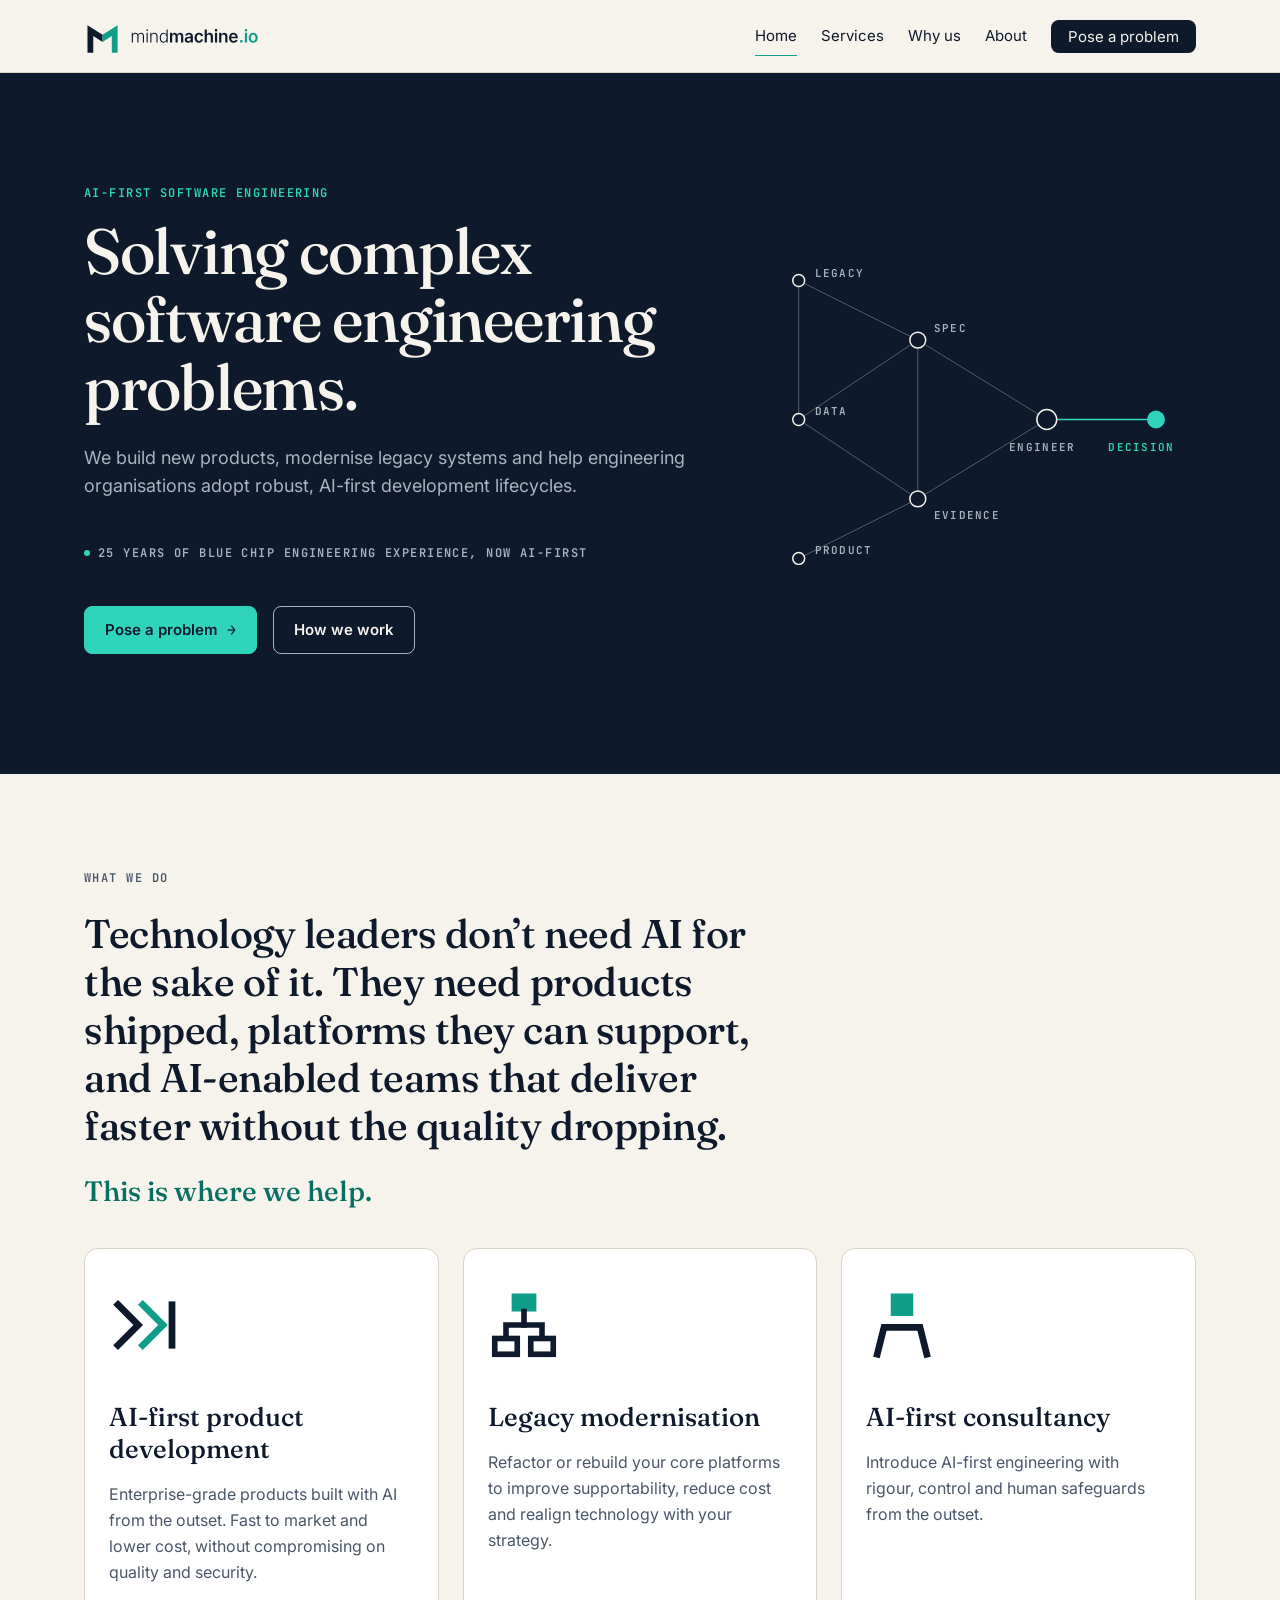
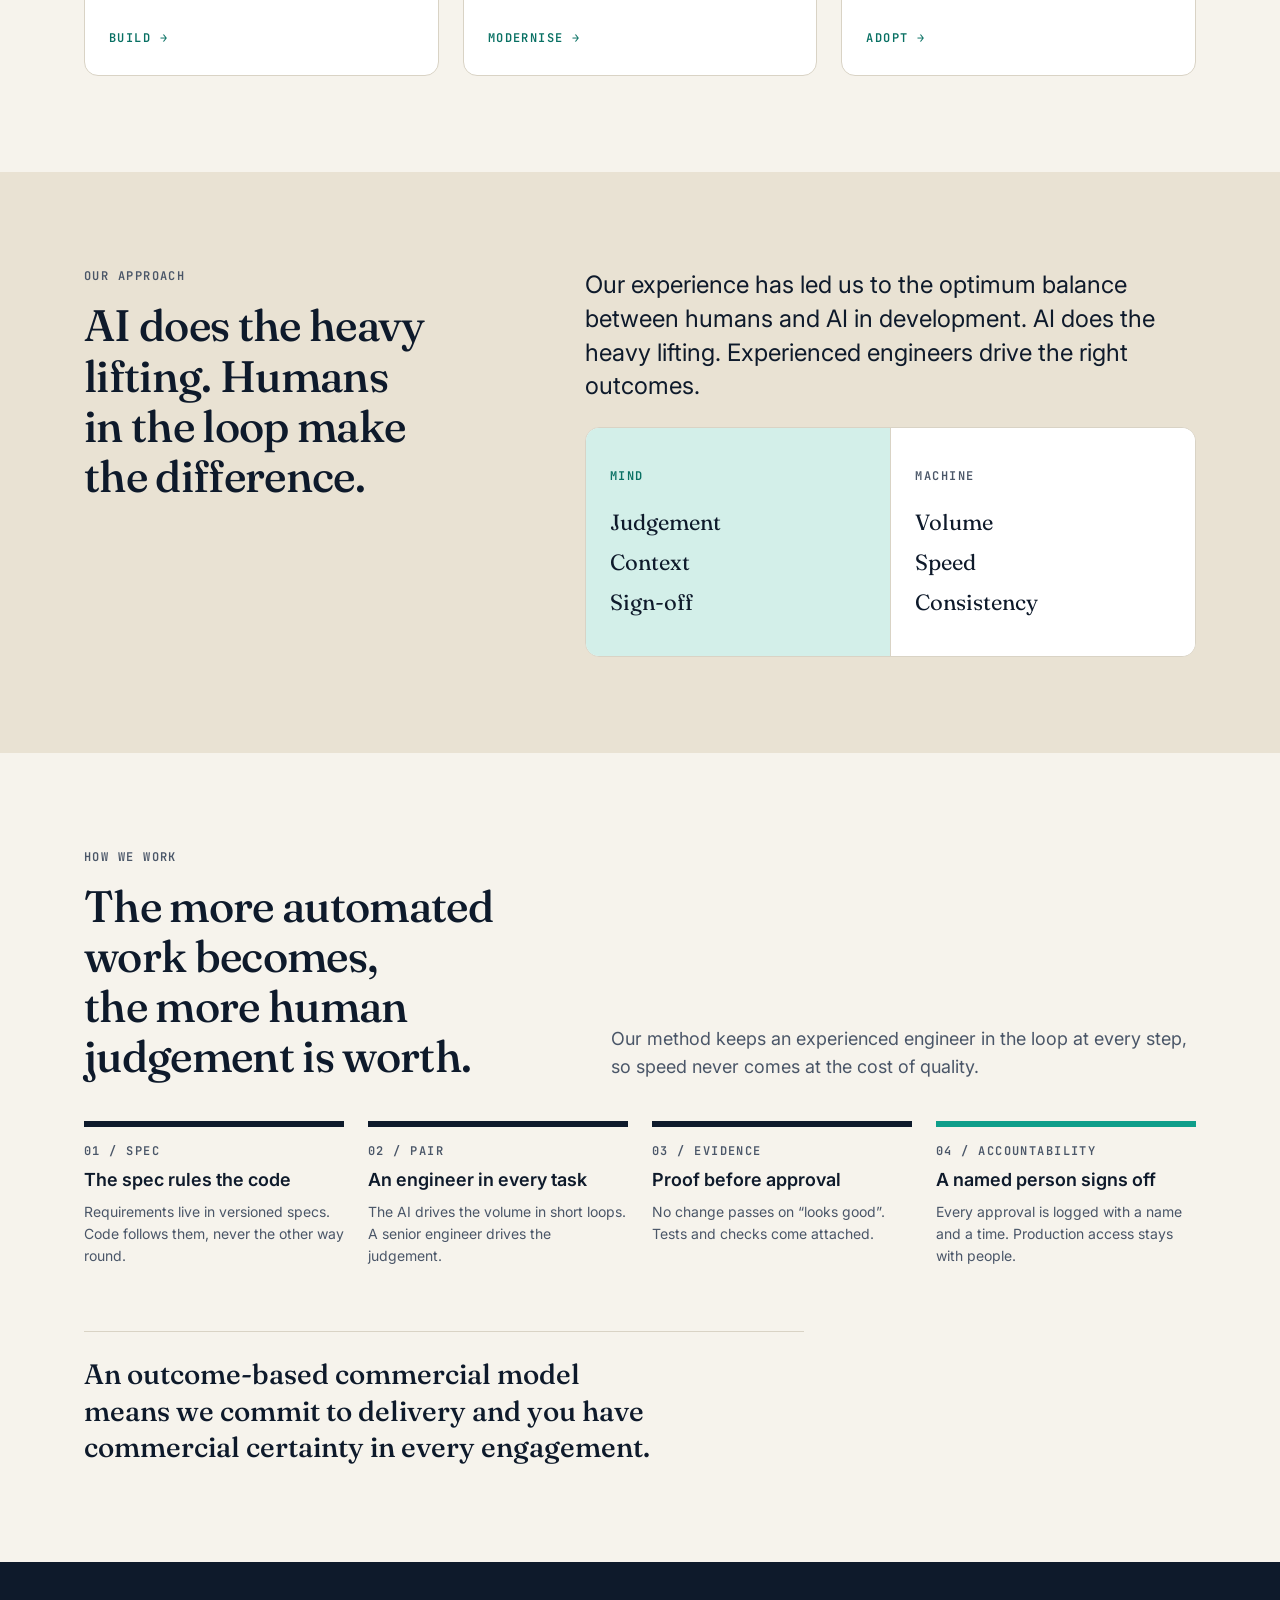
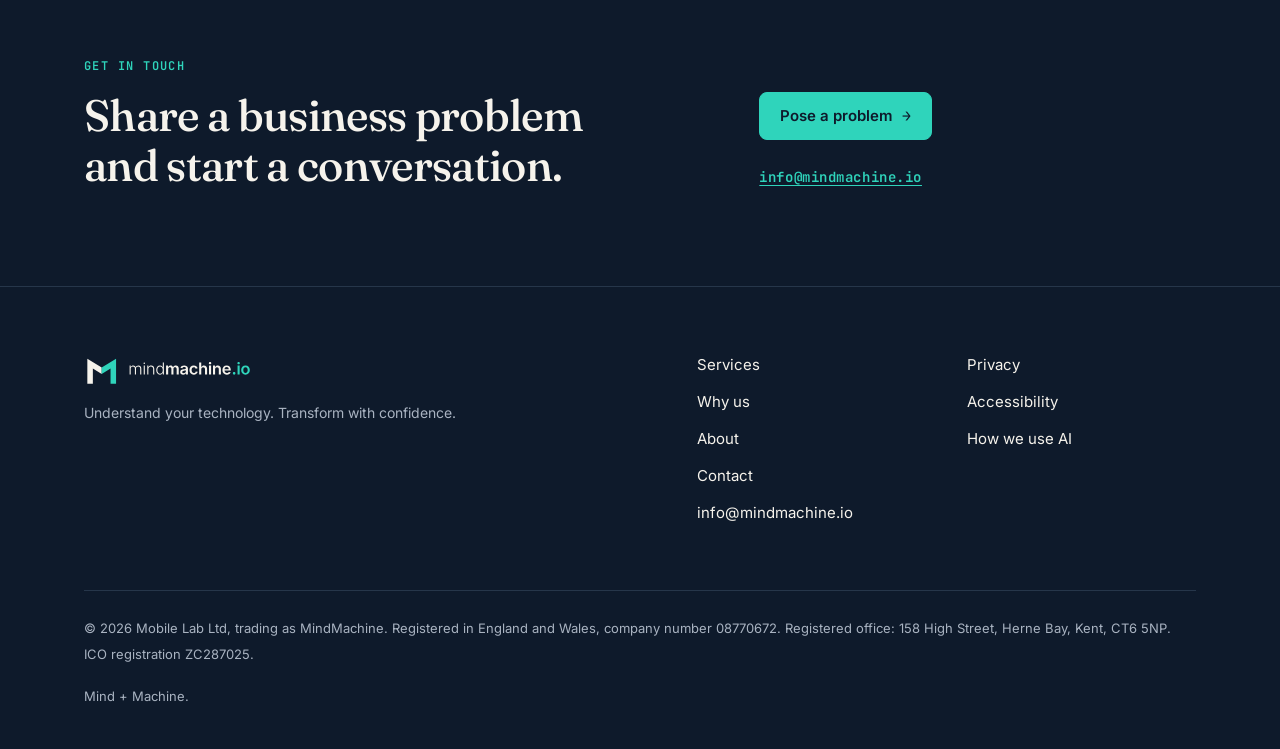
<file: index.html>
<!doctype html>
<html lang="en-GB">
<head>
<meta charset="utf-8">
<meta name="viewport" content="width=device-width, initial-scale=1, viewport-fit=cover">
<title>MindMachine.io</title>
<meta name="claude:viewport-fit-sides" content="cover">
<meta name="description" content="Boutique AI-first software engineering agency for CTOs and CIOs.">
<link rel="icon" type="image/svg+xml" href="assets/logo/mindmachine-app-icon.svg">
<link rel="preconnect" href="https://fonts.googleapis.com">
<link rel="preconnect" href="https://fonts.gstatic.com" crossorigin>
<link rel="stylesheet" href="https://fonts.googleapis.com/css2?family=Fraunces:opsz,wght@9..144,500&family=Inter:wght@300;400;600&family=JetBrains+Mono:wght@600&display=swap">
<link rel="stylesheet" href="assets/site.css">
<link rel="stylesheet" href="assets/visual.css">
</head>
<body>
<a class="skip" href="#main">Skip to content</a>
<header class="site-header">
  <div class="wrap">
    <a class="brand" href="index.html" aria-label="MindMachine.io home"><img src="assets/logo/mindmachine-lockup.svg" alt="mindmachine.io" width="176" height="37"></a>
    <button class="nav-toggle" type="button" aria-expanded="false" aria-controls="site-nav">Menu</button>
    <nav class="nav" id="site-nav" aria-label="Main"><a href="index.html" aria-current="page">Home</a><a href="services.html">Services</a><a href="why-us.html">Why us</a><a href="about.html">About</a><a class="btn btn-small" href="contact.html">Pose a problem</a></nav>
  </div>
</header>
<main id="main">

<section class="on-night hero hero-v2">
  <div class="wrap hero-grid">
    <div>
      <p class="eyebrow"><span class="accent">AI-first software engineering</span></p>
      <h1 class="display-xl">Solving complex software engineering problems.</h1>
      <p class="body-l standfirst">We build new products, modernise legacy systems and help engineering organisations adopt robust, AI-first development lifecycles.</p>
      <ul class="trust"><li>25 years of blue chip engineering experience, now AI-first</li></ul>
      <div class="btn-row"><a class="btn" href="contact.html">Pose a problem <span class="arrow">→</span></a><a class="btn btn-ghost" href="#how-we-work">How we work</a></div>
    </div>
    <div class="hero-diagram"><svg viewBox="0 0 440 400" role="img" aria-labelledby="dg-t">
  <title id="dg-t">Many systems, connected, converging on one accountable decision</title>
  <g stroke="#A9B3C1" stroke-opacity=".45" stroke-width="1" fill="none">
    <line x1="40" y1="60" x2="160" y2="120"/><line x1="40" y1="200" x2="160" y2="120"/>
    <line x1="40" y1="200" x2="160" y2="280"/><line x1="40" y1="340" x2="160" y2="280"/>
    <line x1="160" y1="120" x2="290" y2="200"/><line x1="160" y1="280" x2="290" y2="200"/>
    <line x1="160" y1="120" x2="160" y2="280"/><line x1="40" y1="60" x2="40" y2="200"/>
  </g>
  <line x1="290" y1="200" x2="400" y2="200" stroke="#2FD4BB" stroke-width="1.5"/>
  <g fill="#0E1A2B" stroke="#F6F3EC" stroke-width="1.5">
    <circle cx="40" cy="60" r="6"/><circle cx="40" cy="200" r="6"/><circle cx="40" cy="340" r="6"/>
    <circle cx="160" cy="120" r="8"/><circle cx="160" cy="280" r="8"/><circle cx="290" cy="200" r="10"/>
  </g>
  <circle cx="400" cy="200" r="9" fill="#2FD4BB"/>
  <g font-family="JetBrains Mono, ui-monospace, monospace" font-weight="600" font-size="11" letter-spacing="1.3" fill="#A9B3C1">
    <text x="56" y="56">LEGACY</text><text x="56" y="196">DATA</text><text x="56" y="336">PRODUCT</text>
    <text x="176" y="112">SPEC</text><text x="176" y="300">EVIDENCE</text>
    <text x="252" y="232">ENGINEER</text><text x="352" y="232" fill="#2FD4BB">DECISION</text>
  </g>
</svg></div>
  </div>
</section>

<section class="section-l">
  <div class="wrap">
    <div class="stack-l" style="margin-bottom:var(--space-10)"><p class="eyebrow">What we do</p><h2 class="statement">Technology leaders don’t need AI for the sake of it. They need products shipped, platforms they can support, and AI-enabled teams that deliver faster without the quality dropping.</h2><h3 class="heading" style="color:var(--signal-strong)">This is where we help.</h3></div>
    <div class="tiles">
      <a class="tile" href="services.html#new-product"><img src="assets/icons/mm-icon-acceleration.svg" alt="" width="72" height="72"><h3 class="heading">AI-first product development</h3><p class="muted">Enterprise-grade products built with AI from the outset. Fast to market and lower cost, without compromising on quality and security.</p><span class="go">Build →</span></a>
      <a class="tile" href="services.html#legacy"><img src="assets/icons/mm-icon-dependencies.svg" alt="" width="72" height="72"><h3 class="heading">Legacy modernisation</h3><p class="muted">Refactor or rebuild your core platforms to improve supportability, reduce cost and realign technology with your strategy.</p><span class="go">Modernise →</span></a>
      <a class="tile" href="services.html#ai-dlc"><img src="assets/icons/mm-icon-expert.svg" alt="" width="72" height="72"><h3 class="heading">AI-first consultancy</h3><p class="muted">Introduce AI-first engineering with rigour, control and human safeguards from the outset.</p><span class="go">Adopt →</span></a>
    </div>
  </div>
</section>

<section class="sand section-l" id="how-we-work">
  <div class="wrap">
    <div class="split">
      <div><p class="eyebrow">Our approach</p><h2 class="display-l">AI does the heavy lifting. Humans in the loop make the difference.</h2></div>
      <div class="stack-l">
        <p class="lede">Our experience has led us to the optimum balance between humans and AI in development. AI does the heavy lifting. Experienced engineers drive the right outcomes.</p>
        <div class="mm mm-mind-first">
          <div><p class="eyebrow"><span class="accent">Mind</span></p><ul><li>Judgement</li><li>Context</li><li>Sign-off</li></ul></div>
          <div><p class="eyebrow">Machine</p><ul><li>Volume</li><li>Speed</li><li>Consistency</li></ul></div>
        </div>
      </div>
    </div>
  </div>
</section>

<section class="section-l">
  <div class="wrap">
    <div class="section-head">
      <div><p class="eyebrow">How we work</p><h2 class="display-l">The more automated work becomes, the more human judgement is worth.</h2></div>
      <p class="body-l muted measure">Our method keeps an experienced engineer in the loop at every step, so speed never comes at the cost of quality.</p>
    </div>
    <ol class="flow" style="--cols:4">
      <li><p class="eyebrow">01 / Spec</p><p class="title">The spec rules the code</p><p class="small muted">Requirements live in versioned specs. Code follows them, never the other way round.</p></li>
      <li><p class="eyebrow">02 / Pair</p><p class="title">An engineer in every task</p><p class="small muted">The AI drives the volume in short loops. A senior engineer drives the judgement.</p></li>
      <li><p class="eyebrow">03 / Evidence</p><p class="title">Proof before approval</p><p class="small muted">No change passes on “looks good”. Tests and checks come attached.</p></li>
      <li class="is-signal"><p class="eyebrow">04 / Accountability</p><p class="title">A named person signs off</p><p class="small muted">Every approval is logged with a name and a time. Production access stays with people.</p></li>
    </ol>
    <p class="commit-line">An outcome-based commercial model means we commit to delivery and you have commercial certainty in every engagement.</p>
  </div>
</section>
<section class="on-night cta-band">
  <div class="wrap cta-grid">
    <div><p class="eyebrow"><span class="accent">Get in touch</span></p><h2 class="display-l">Share a business problem and start a conversation.</h2></div>
    <div class="stack-l">
      <div class="btn-row"><a class="btn" href="contact.html">Pose a problem <span class="arrow">→</span></a></div>
      <p class="email-line"><a href="mailto:info@mindmachine.io">info@mindmachine.io</a></p>
    </div>
  </div>
</section>
</main>
<footer class="on-night site-footer">
  <div class="wrap">
    <div class="footer-grid">
      <div class="stack"><img src="assets/logo/mindmachine-lockup-reversed.svg" alt="mindmachine.io" width="168" height="35"><p class="small muted">Understand your technology. Transform with confidence.</p></div>
      <div><ul><li><a href="services.html">Services</a></li><li><a href="why-us.html">Why us</a></li><li><a href="about.html">About</a></li><li><a href="contact.html">Contact</a></li><li><a href="mailto:info@mindmachine.io">info@mindmachine.io</a></li></ul></div>
      <div><ul><li><a href="privacy.html">Privacy</a></li><li><a href="accessibility.html">Accessibility</a></li><li><a href="ai-use.html">How we use AI</a></li></ul></div>
    </div>
    <div class="footer-base"><span>© 2026 Mobile Lab Ltd, trading as MindMachine. Registered in England and Wales, company number 08770672. Registered office: 158 High Street, Herne Bay, Kent, CT6 5NP. ICO registration ZC287025.</span><span>Mind + Machine.</span></div>
  </div>
</footer>
<script src="assets/site.js"></script>
</body>
</html>
</file>
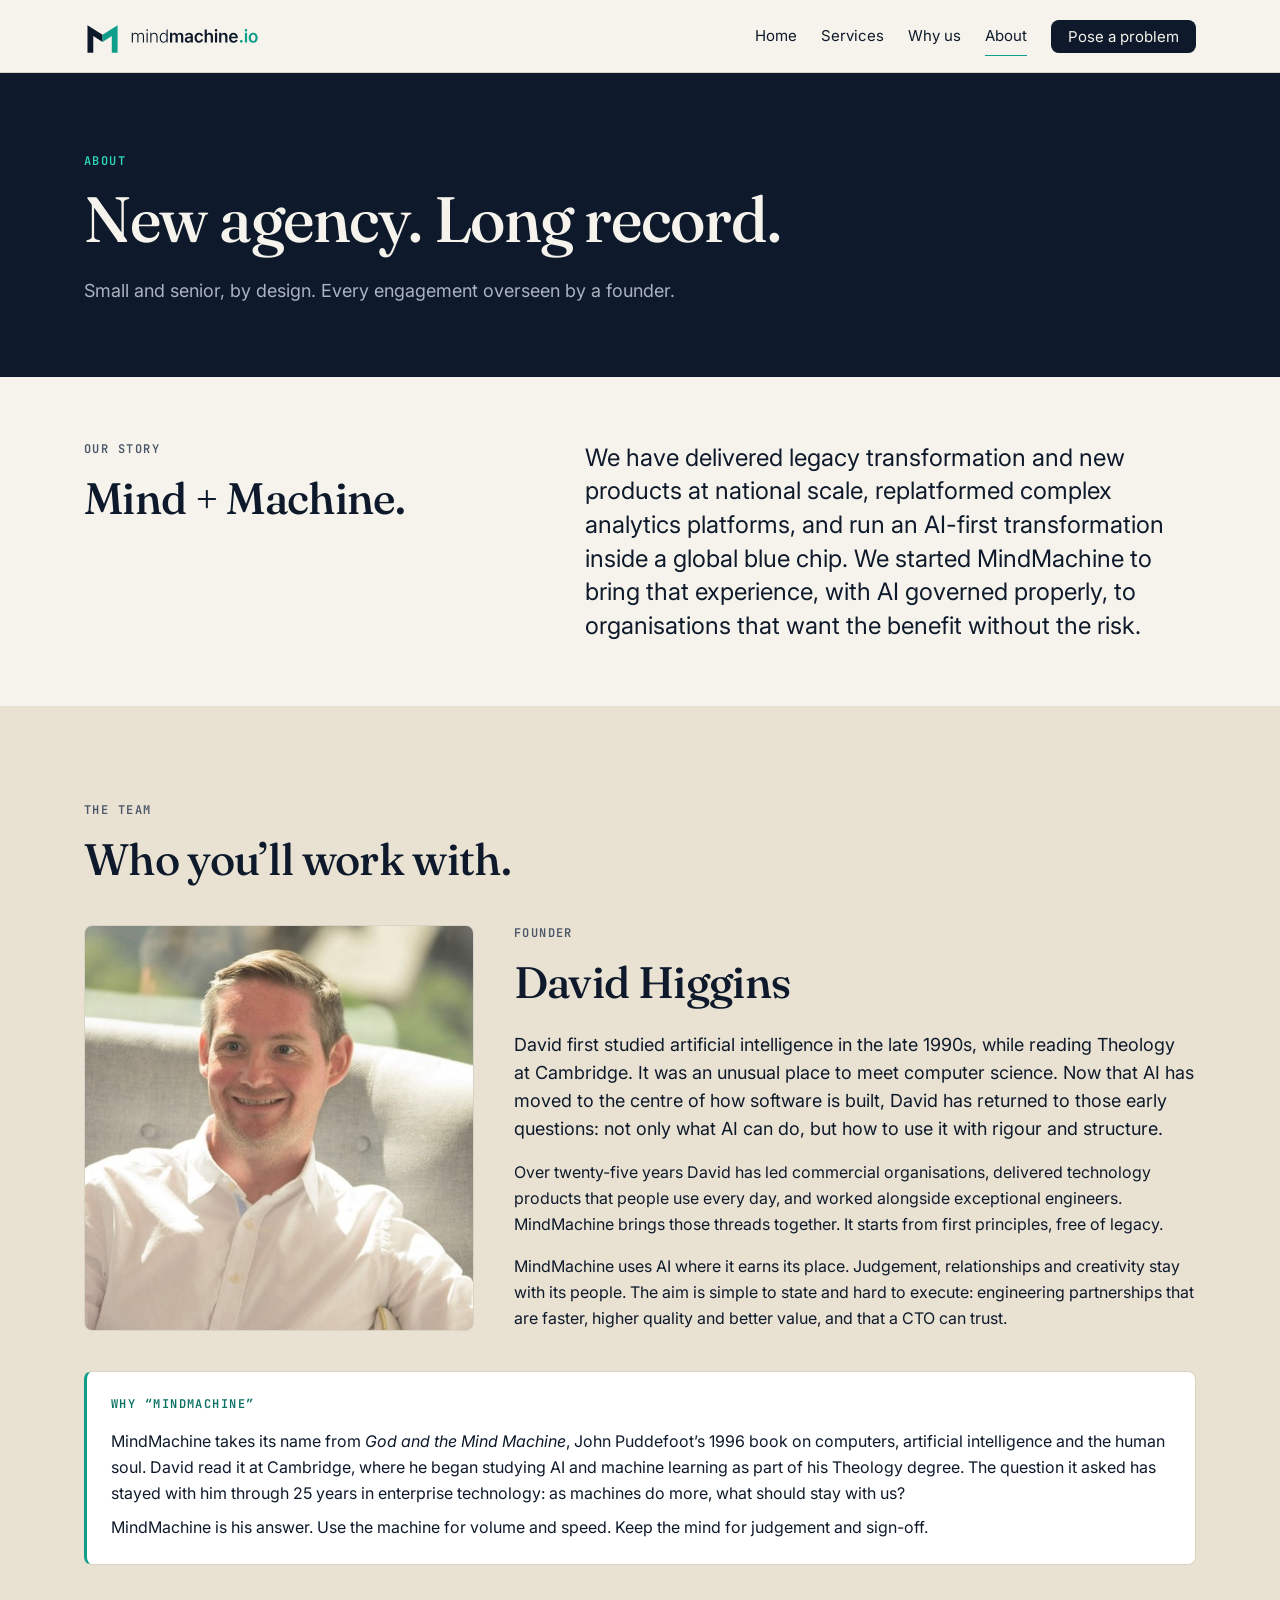
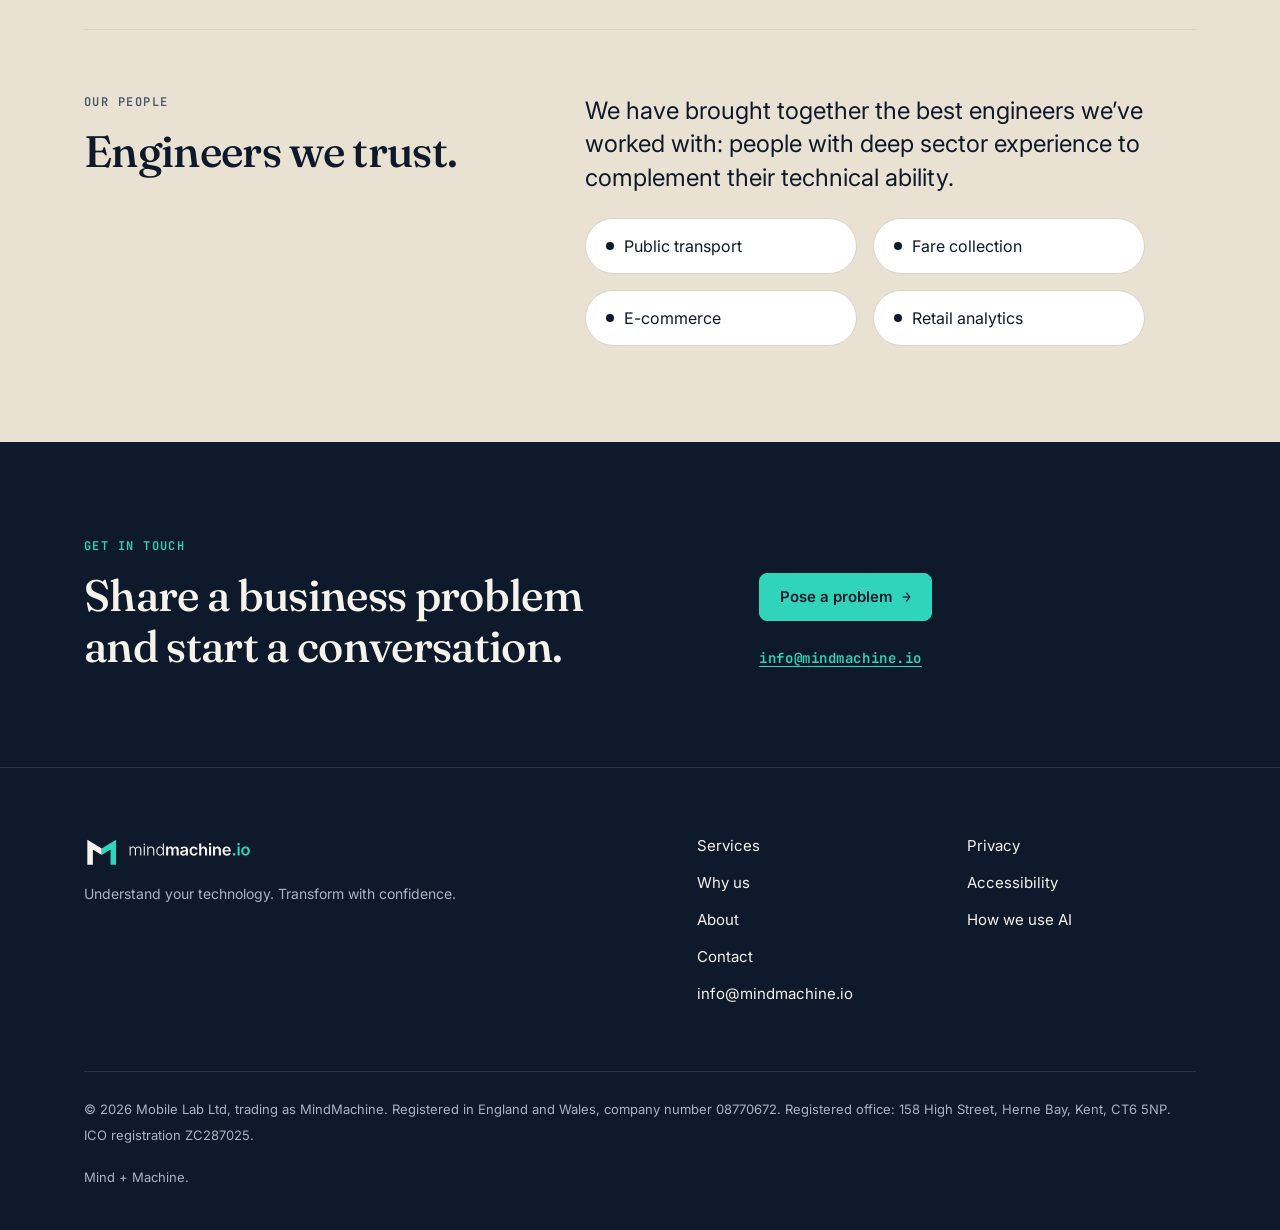
<file: about.html>
<!doctype html>
<html lang="en-GB">
<head>
<meta charset="utf-8">
<meta name="viewport" content="width=device-width, initial-scale=1, viewport-fit=cover">
<title>About · MindMachine.io</title>
<meta name="claude:viewport-fit-sides" content="cover">
<meta name="description" content="Founded by engineering leaders with 25 years of enterprise delivery.">
<link rel="icon" type="image/svg+xml" href="assets/logo/mindmachine-app-icon.svg">
<link rel="preconnect" href="https://fonts.googleapis.com">
<link rel="preconnect" href="https://fonts.gstatic.com" crossorigin>
<link rel="stylesheet" href="https://fonts.googleapis.com/css2?family=Fraunces:opsz,wght@9..144,500&family=Inter:wght@300;400;600&family=JetBrains+Mono:wght@600&display=swap">
<link rel="stylesheet" href="assets/site.css">
<link rel="stylesheet" href="assets/visual.css">
</head>
<body>
<a class="skip" href="#main">Skip to content</a>
<header class="site-header">
  <div class="wrap">
    <a class="brand" href="index.html" aria-label="MindMachine.io home"><img src="assets/logo/mindmachine-lockup.svg" alt="mindmachine.io" width="176" height="37"></a>
    <button class="nav-toggle" type="button" aria-expanded="false" aria-controls="site-nav">Menu</button>
    <nav class="nav" id="site-nav" aria-label="Main"><a href="index.html">Home</a><a href="services.html">Services</a><a href="why-us.html">Why us</a><a href="about.html" aria-current="page">About</a><a class="btn btn-small" href="contact.html">Pose a problem</a></nav>
  </div>
</header>
<main id="main">

<section class="on-night page-hero">
  <div class="wrap"><p class="eyebrow"><span class="accent">About</span></p><h1 class="display-xl measure">New agency. Long record.</h1><p class="body-l standfirst">Small and senior, by design. Every engagement overseen by a founder.</p></div>
</section>
<section class="section">
  <div class="wrap split">
    <div><p class="eyebrow">Our story</p><h2 class="display-l">Mind + Machine.</h2></div>
    <p class="lede">We have delivered legacy transformation and new products at national scale, replatformed complex analytics platforms, and run an AI-first transformation inside a global blue chip. We started MindMachine to bring that experience, with AI governed properly, to organisations that want the benefit without the risk.</p>
  </div>
</section>
<section class="sand section-l">
  <div class="wrap">
    <div class="section-head"><div><p class="eyebrow">The team</p><h2 class="display-l">Who you’ll work with.</h2></div></div>
    <article class="founder founder-v4">
  <figure class="headshot-photo"><img src="assets/img/david-higgins.jpg" alt="David Higgins, co-founder of MindMachine" width="564" height="706" loading="lazy"></figure>
  <div class="stack-l"><div><p class="eyebrow">Founder</p><h3 class="display-l">David Higgins</h3></div>
  <div class="founder-bio">
    <p class="body-l">David first studied artificial intelligence in the late 1990s, while reading Theology at Cambridge. It was an unusual place to meet computer science. Now that AI has moved to the centre of how software is built, David has returned to those early questions: not only what AI can do, but how to use it with rigour and structure.</p>
    <p>Over twenty-five years David has led commercial organisations, delivered technology products that people use every day, and worked alongside exceptional engineers. MindMachine brings those threads together. It starts from first principles, free of legacy.</p>
    <p>MindMachine uses AI where it earns its place. Judgement, relationships and creativity stay with its people. The aim is simple to state and hard to execute: engineering partnerships that are faster, higher quality and better value, and that a CTO can trust.</p>
  </div>
  
  </div>
</article>
    <aside class="name-note name-note-wide" aria-labelledby="name-note-h">
    <p class="eyebrow" id="name-note-h"><span class="accent">Why “MindMachine”</span></p>
    <p>MindMachine takes its name from <cite>God and the Mind Machine</cite>, John Puddefoot’s 1996 book on computers, artificial intelligence and the human soul. David read it at Cambridge, where he began studying AI and machine learning as part of his Theology degree. The question it asked has stayed with him through 25 years in enterprise technology: as machines do more, what should stay with us?</p>
    <p>MindMachine is his answer. Use the machine for volume and speed. Keep the mind for judgement and sign-off.</p>
  </aside>
    <div class="split" style="margin-top:var(--space-16);padding-top:var(--space-16);border-top:1px solid var(--hairline)">
      <div><p class="eyebrow">Our people</p><h3 class="display-l">Engineers we trust.</h3></div>
      <div class="stack-l"><p class="lede">We have brought together the best engineers we’ve worked with: people with deep sector experience to complement their technical ability.</p>
      <ul class="chips chips-grid"><li>Public transport</li><li>Fare collection</li><li>E-commerce</li><li>Retail analytics</li></ul></div>
    </div>
  </div>
</section>
<section class="on-night cta-band">
  <div class="wrap cta-grid">
    <div><p class="eyebrow"><span class="accent">Get in touch</span></p><h2 class="display-l">Share a business problem and start a conversation.</h2></div>
    <div class="stack-l">
      <div class="btn-row"><a class="btn" href="contact.html">Pose a problem <span class="arrow">→</span></a></div>
      <p class="email-line"><a href="mailto:info@mindmachine.io">info@mindmachine.io</a></p>
    </div>
  </div>
</section>
</main>
<footer class="on-night site-footer">
  <div class="wrap">
    <div class="footer-grid">
      <div class="stack"><img src="assets/logo/mindmachine-lockup-reversed.svg" alt="mindmachine.io" width="168" height="35"><p class="small muted">Understand your technology. Transform with confidence.</p></div>
      <div><ul><li><a href="services.html">Services</a></li><li><a href="why-us.html">Why us</a></li><li><a href="about.html">About</a></li><li><a href="contact.html">Contact</a></li><li><a href="mailto:info@mindmachine.io">info@mindmachine.io</a></li></ul></div>
      <div><ul><li><a href="privacy.html">Privacy</a></li><li><a href="accessibility.html">Accessibility</a></li><li><a href="ai-use.html">How we use AI</a></li></ul></div>
    </div>
    <div class="footer-base"><span>© 2026 Mobile Lab Ltd, trading as MindMachine. Registered in England and Wales, company number 08770672. Registered office: 158 High Street, Herne Bay, Kent, CT6 5NP. ICO registration ZC287025.</span><span>Mind + Machine.</span></div>
  </div>
</footer>
<script src="assets/site.js"></script>
</body>
</html>
</file>
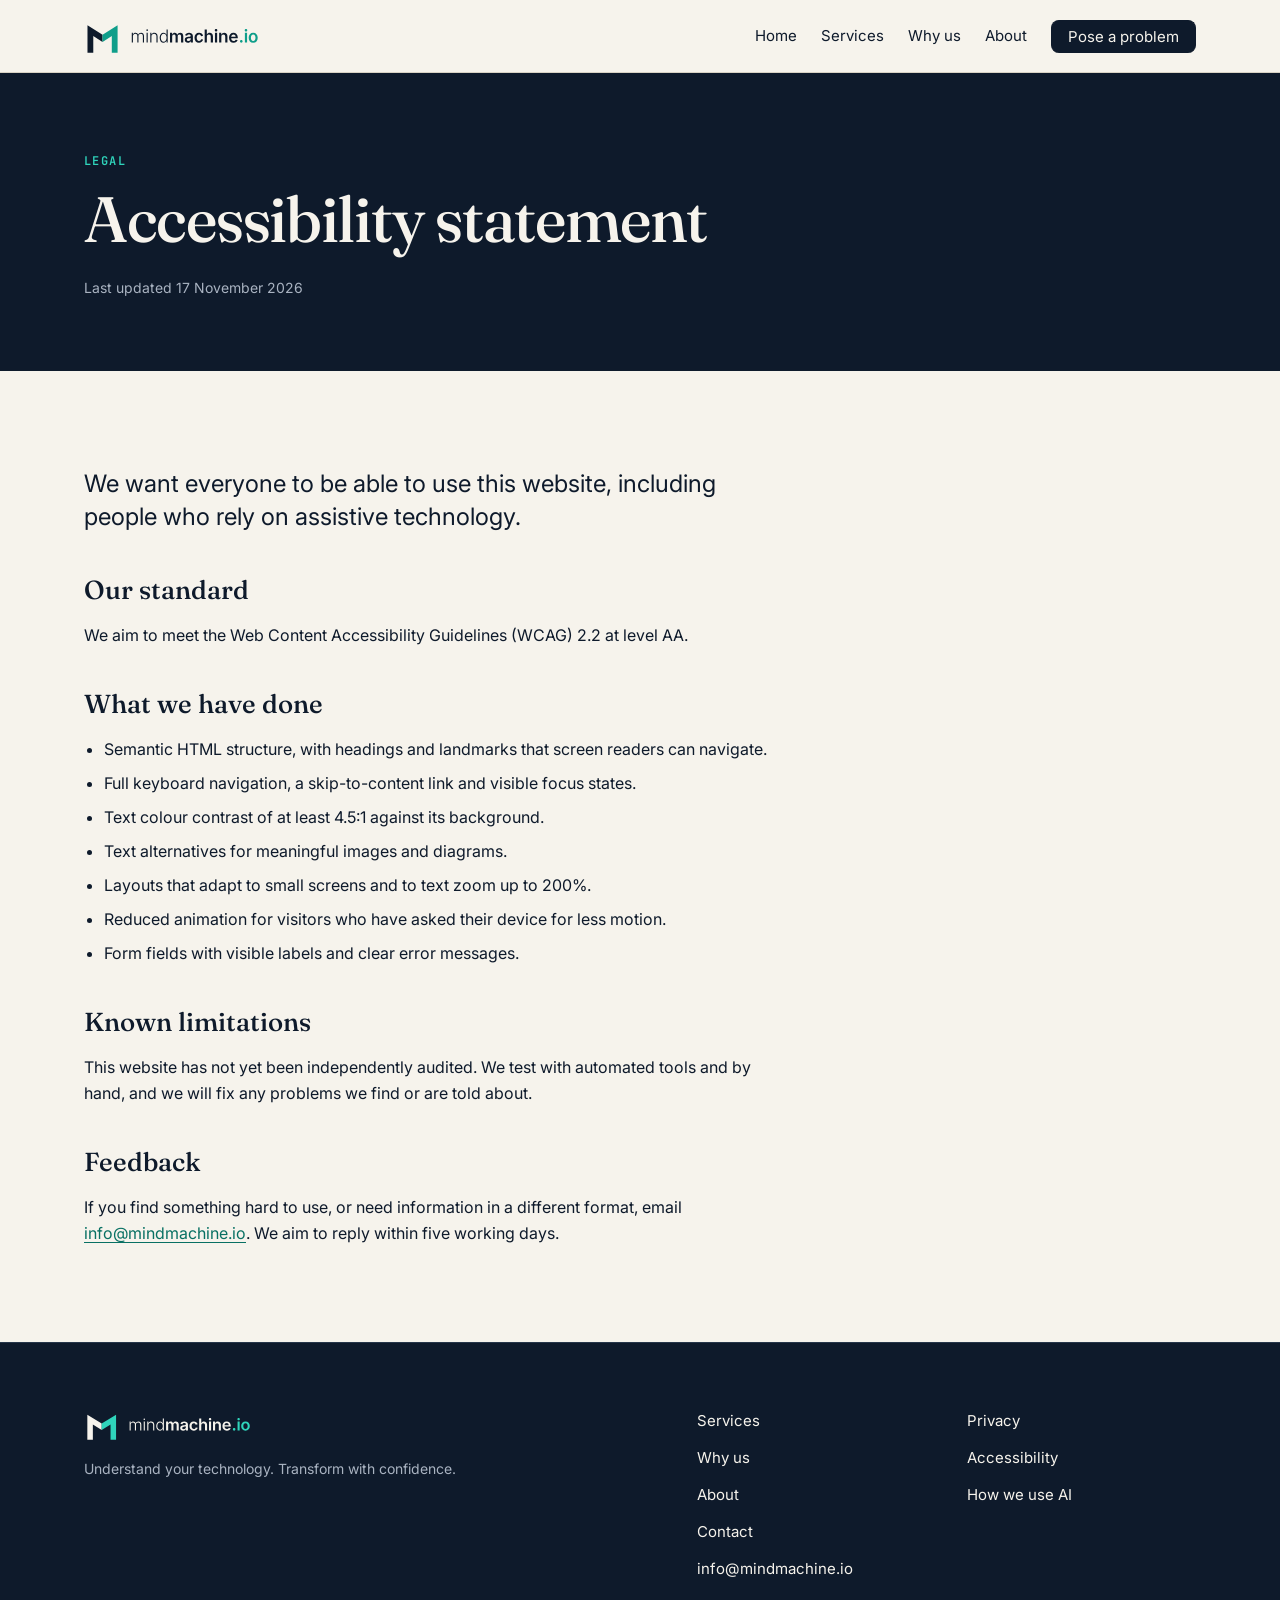
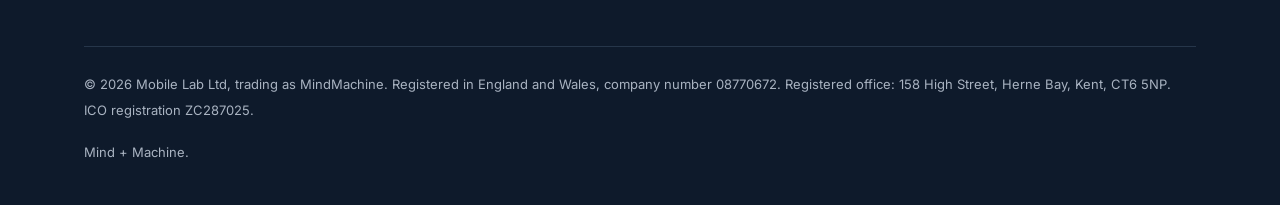
<file: accessibility.html>
<!doctype html>
<html lang="en-GB">
<head>
<meta charset="utf-8">
<meta name="viewport" content="width=device-width, initial-scale=1, viewport-fit=cover">
<title>Accessibility statement · MindMachine.io</title>
<meta name="claude:viewport-fit-sides" content="cover">
<meta name="description" content="Our commitment to an accessible website.">
<link rel="icon" type="image/svg+xml" href="assets/logo/mindmachine-app-icon.svg">
<link rel="preconnect" href="https://fonts.googleapis.com">
<link rel="preconnect" href="https://fonts.gstatic.com" crossorigin>
<link rel="stylesheet" href="https://fonts.googleapis.com/css2?family=Fraunces:opsz,wght@9..144,500&family=Inter:wght@300;400;600&family=JetBrains+Mono:wght@600&display=swap">
<link rel="stylesheet" href="assets/site.css">
<link rel="stylesheet" href="assets/visual.css">
</head>
<body>
<a class="skip" href="#main">Skip to content</a>
<header class="site-header">
  <div class="wrap">
    <a class="brand" href="index.html" aria-label="MindMachine.io home"><img src="assets/logo/mindmachine-lockup.svg" alt="mindmachine.io" width="176" height="37"></a>
    <button class="nav-toggle" type="button" aria-expanded="false" aria-controls="site-nav">Menu</button>
    <nav class="nav" id="site-nav" aria-label="Main"><a href="index.html">Home</a><a href="services.html">Services</a><a href="why-us.html">Why us</a><a href="about.html">About</a><a class="btn btn-small" href="contact.html">Pose a problem</a></nav>
  </div>
</header>
<main id="main">

<section class="on-night page-hero">
  <div class="wrap"><p class="eyebrow"><span class="accent">Legal</span></p><h1 class="display-xl measure">Accessibility statement</h1><p class="small muted" style="margin-top:var(--space-6)">Last updated 17 November 2026</p></div>
</section>
<section class="section-l"><div class="wrap"><article class="prose">
<p class="lede">We want everyone to be able to use this website, including people who rely on assistive technology.</p>

<h2>Our standard</h2>
<p>We aim to meet the Web Content Accessibility Guidelines (WCAG) 2.2 at level AA.</p>

<h2>What we have done</h2>
<ul>
<li>Semantic HTML structure, with headings and landmarks that screen readers can navigate.</li>
<li>Full keyboard navigation, a skip-to-content link and visible focus states.</li>
<li>Text colour contrast of at least 4.5:1 against its background.</li>
<li>Text alternatives for meaningful images and diagrams.</li>
<li>Layouts that adapt to small screens and to text zoom up to 200%.</li>
<li>Reduced animation for visitors who have asked their device for less motion.</li>
<li>Form fields with visible labels and clear error messages.</li>
</ul>

<h2>Known limitations</h2>
<p>This website has not yet been independently audited. We test with automated tools and by hand, and we will fix any problems we find or are told about.</p>

<h2>Feedback</h2>
<p>If you find something hard to use, or need information in a different format, email <a href="mailto:info@mindmachine.io">info@mindmachine.io</a>. We aim to reply within five working days.</p>
</article></div></section>
</main>
<footer class="on-night site-footer">
  <div class="wrap">
    <div class="footer-grid">
      <div class="stack"><img src="assets/logo/mindmachine-lockup-reversed.svg" alt="mindmachine.io" width="168" height="35"><p class="small muted">Understand your technology. Transform with confidence.</p></div>
      <div><ul><li><a href="services.html">Services</a></li><li><a href="why-us.html">Why us</a></li><li><a href="about.html">About</a></li><li><a href="contact.html">Contact</a></li><li><a href="mailto:info@mindmachine.io">info@mindmachine.io</a></li></ul></div>
      <div><ul><li><a href="privacy.html">Privacy</a></li><li><a href="accessibility.html">Accessibility</a></li><li><a href="ai-use.html">How we use AI</a></li></ul></div>
    </div>
    <div class="footer-base"><span>© 2026 Mobile Lab Ltd, trading as MindMachine. Registered in England and Wales, company number 08770672. Registered office: 158 High Street, Herne Bay, Kent, CT6 5NP. ICO registration ZC287025.</span><span>Mind + Machine.</span></div>
  </div>
</footer>
<script src="assets/site.js"></script>
</body>
</html>
</file>
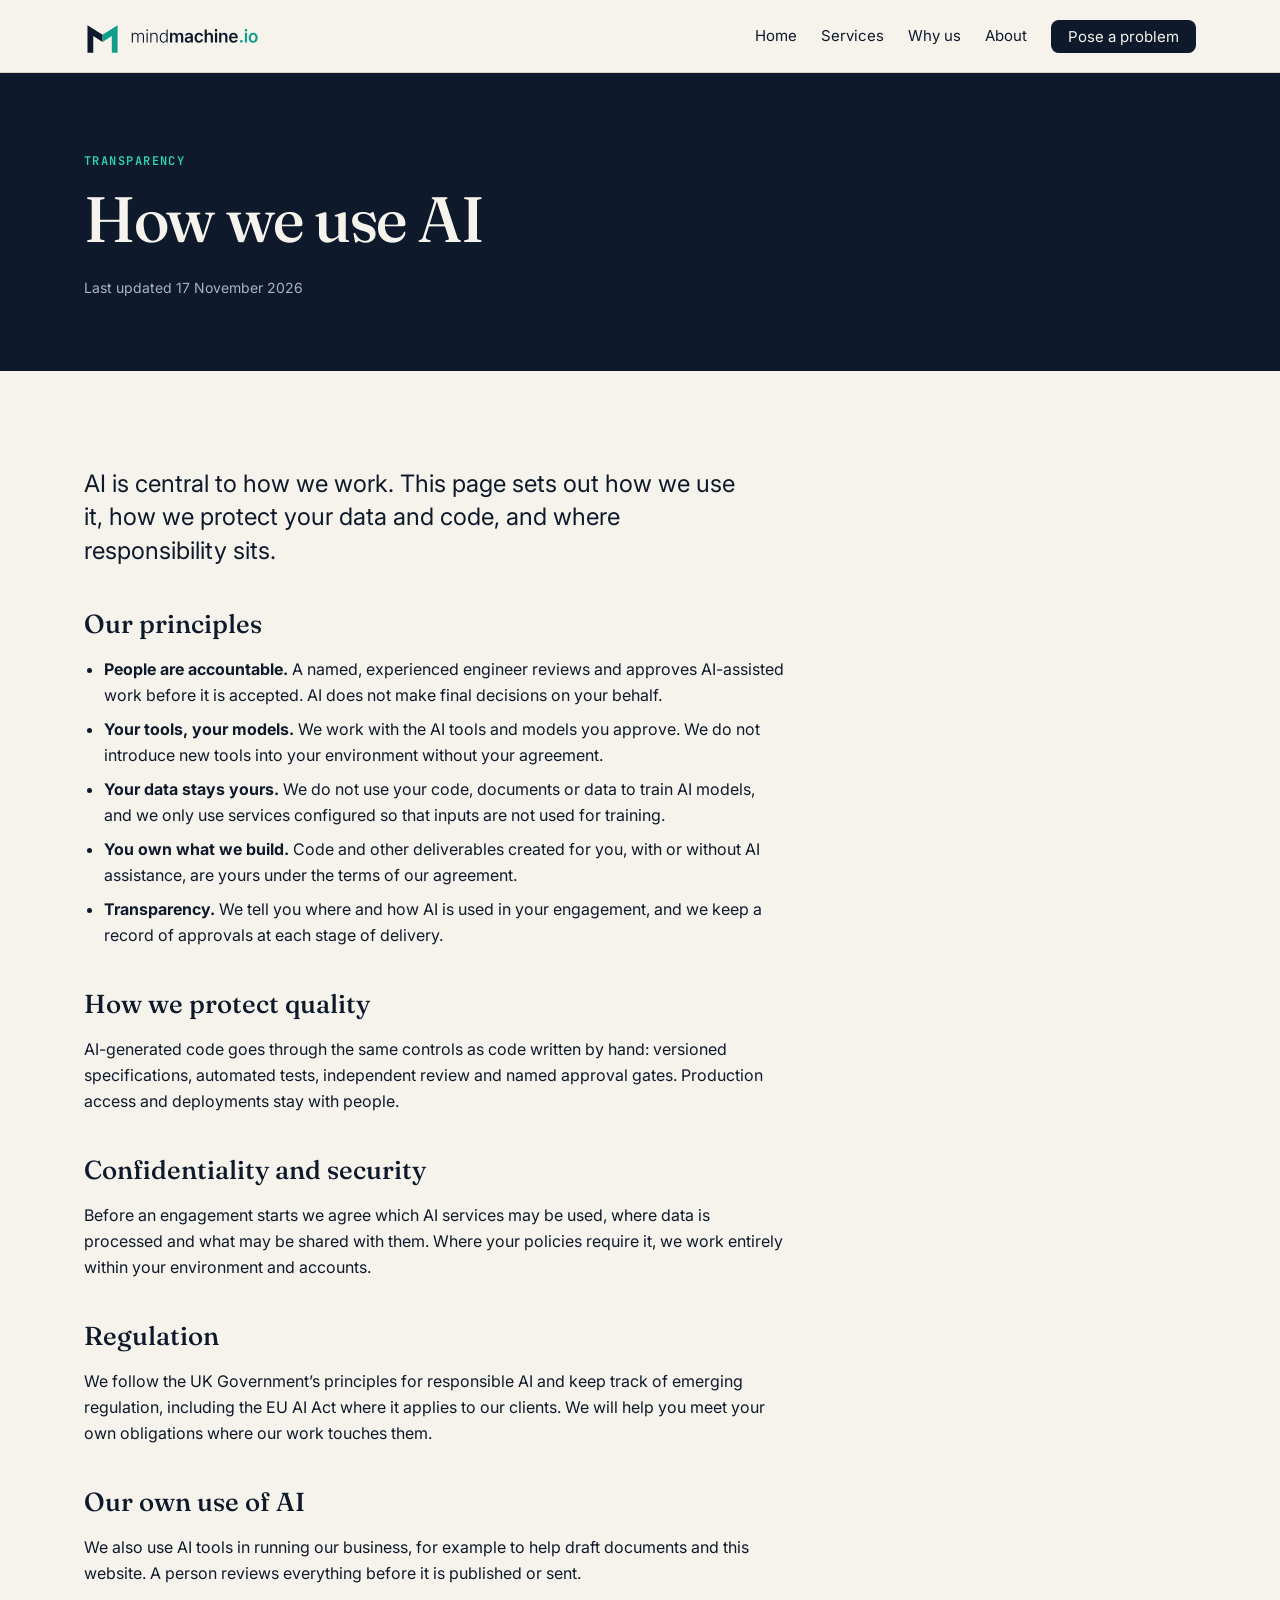
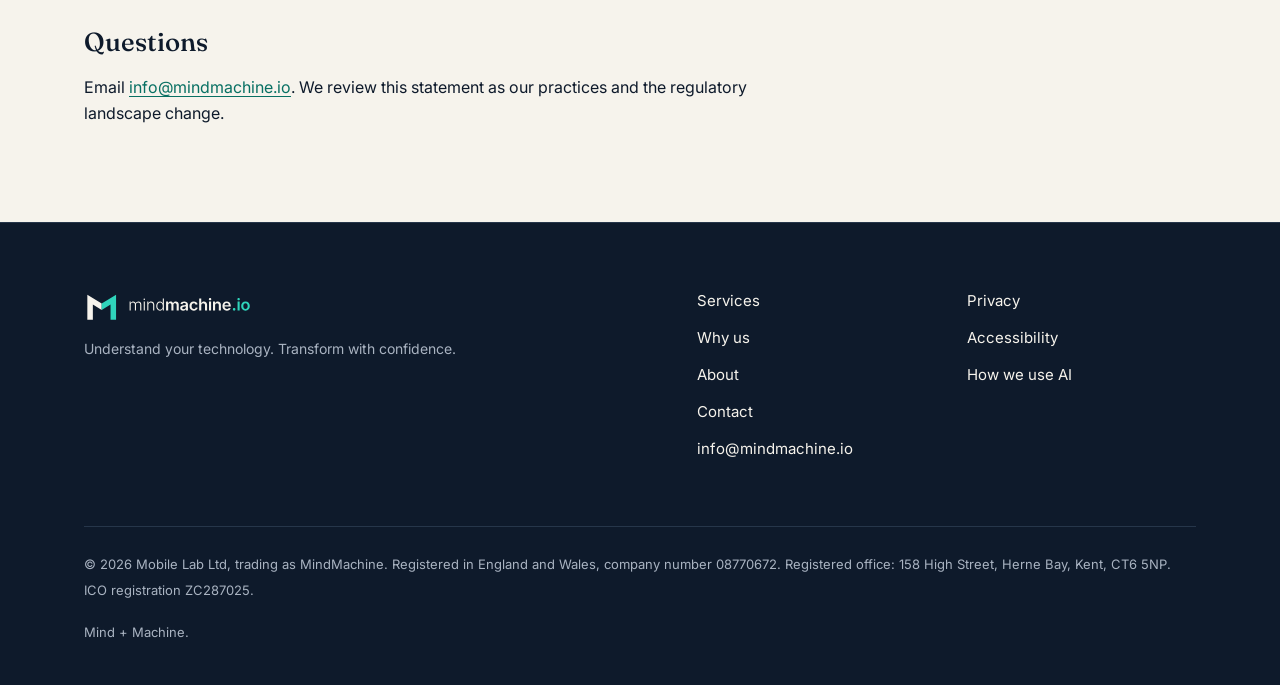
<file: ai-use.html>
<!doctype html>
<html lang="en-GB">
<head>
<meta charset="utf-8">
<meta name="viewport" content="width=device-width, initial-scale=1, viewport-fit=cover">
<title>How we use AI · MindMachine.io</title>
<meta name="claude:viewport-fit-sides" content="cover">
<meta name="description" content="How MindMachine uses AI responsibly in client work.">
<link rel="icon" type="image/svg+xml" href="assets/logo/mindmachine-app-icon.svg">
<link rel="preconnect" href="https://fonts.googleapis.com">
<link rel="preconnect" href="https://fonts.gstatic.com" crossorigin>
<link rel="stylesheet" href="https://fonts.googleapis.com/css2?family=Fraunces:opsz,wght@9..144,500&family=Inter:wght@300;400;600&family=JetBrains+Mono:wght@600&display=swap">
<link rel="stylesheet" href="assets/site.css">
<link rel="stylesheet" href="assets/visual.css">
</head>
<body>
<a class="skip" href="#main">Skip to content</a>
<header class="site-header">
  <div class="wrap">
    <a class="brand" href="index.html" aria-label="MindMachine.io home"><img src="assets/logo/mindmachine-lockup.svg" alt="mindmachine.io" width="176" height="37"></a>
    <button class="nav-toggle" type="button" aria-expanded="false" aria-controls="site-nav">Menu</button>
    <nav class="nav" id="site-nav" aria-label="Main"><a href="index.html">Home</a><a href="services.html">Services</a><a href="why-us.html">Why us</a><a href="about.html">About</a><a class="btn btn-small" href="contact.html">Pose a problem</a></nav>
  </div>
</header>
<main id="main">

<section class="on-night page-hero">
  <div class="wrap"><p class="eyebrow"><span class="accent">Transparency</span></p><h1 class="display-xl measure">How we use AI</h1><p class="small muted" style="margin-top:var(--space-6)">Last updated 17 November 2026</p></div>
</section>
<section class="section-l"><div class="wrap"><article class="prose">
<p class="lede">AI is central to how we work. This page sets out how we use it, how we protect your data and code, and where responsibility sits.</p>

<h2>Our principles</h2>
<ul>
<li><strong>People are accountable.</strong> A named, experienced engineer reviews and approves AI-assisted work before it is accepted. AI does not make final decisions on your behalf.</li>
<li><strong>Your tools, your models.</strong> We work with the AI tools and models you approve. We do not introduce new tools into your environment without your agreement.</li>
<li><strong>Your data stays yours.</strong> We do not use your code, documents or data to train AI models, and we only use services configured so that inputs are not used for training.</li>
<li><strong>You own what we build.</strong> Code and other deliverables created for you, with or without AI assistance, are yours under the terms of our agreement.</li>
<li><strong>Transparency.</strong> We tell you where and how AI is used in your engagement, and we keep a record of approvals at each stage of delivery.</li>
</ul>

<h2>How we protect quality</h2>
<p>AI-generated code goes through the same controls as code written by hand: versioned specifications, automated tests, independent review and named approval gates. Production access and deployments stay with people.</p>

<h2>Confidentiality and security</h2>
<p>Before an engagement starts we agree which AI services may be used, where data is processed and what may be shared with them. Where your policies require it, we work entirely within your environment and accounts.</p>

<h2>Regulation</h2>
<p>We follow the UK Government’s principles for responsible AI and keep track of emerging regulation, including the EU AI Act where it applies to our clients. We will help you meet your own obligations where our work touches them.</p>

<h2>Our own use of AI</h2>
<p>We also use AI tools in running our business, for example to help draft documents and this website. A person reviews everything before it is published or sent.</p>

<h2>Questions</h2>
<p>Email <a href="mailto:info@mindmachine.io">info@mindmachine.io</a>. We review this statement as our practices and the regulatory landscape change.</p>
</article></div></section>
</main>
<footer class="on-night site-footer">
  <div class="wrap">
    <div class="footer-grid">
      <div class="stack"><img src="assets/logo/mindmachine-lockup-reversed.svg" alt="mindmachine.io" width="168" height="35"><p class="small muted">Understand your technology. Transform with confidence.</p></div>
      <div><ul><li><a href="services.html">Services</a></li><li><a href="why-us.html">Why us</a></li><li><a href="about.html">About</a></li><li><a href="contact.html">Contact</a></li><li><a href="mailto:info@mindmachine.io">info@mindmachine.io</a></li></ul></div>
      <div><ul><li><a href="privacy.html">Privacy</a></li><li><a href="accessibility.html">Accessibility</a></li><li><a href="ai-use.html">How we use AI</a></li></ul></div>
    </div>
    <div class="footer-base"><span>© 2026 Mobile Lab Ltd, trading as MindMachine. Registered in England and Wales, company number 08770672. Registered office: 158 High Street, Herne Bay, Kent, CT6 5NP. ICO registration ZC287025.</span><span>Mind + Machine.</span></div>
  </div>
</footer>
<script src="assets/site.js"></script>
</body>
</html>
</file>
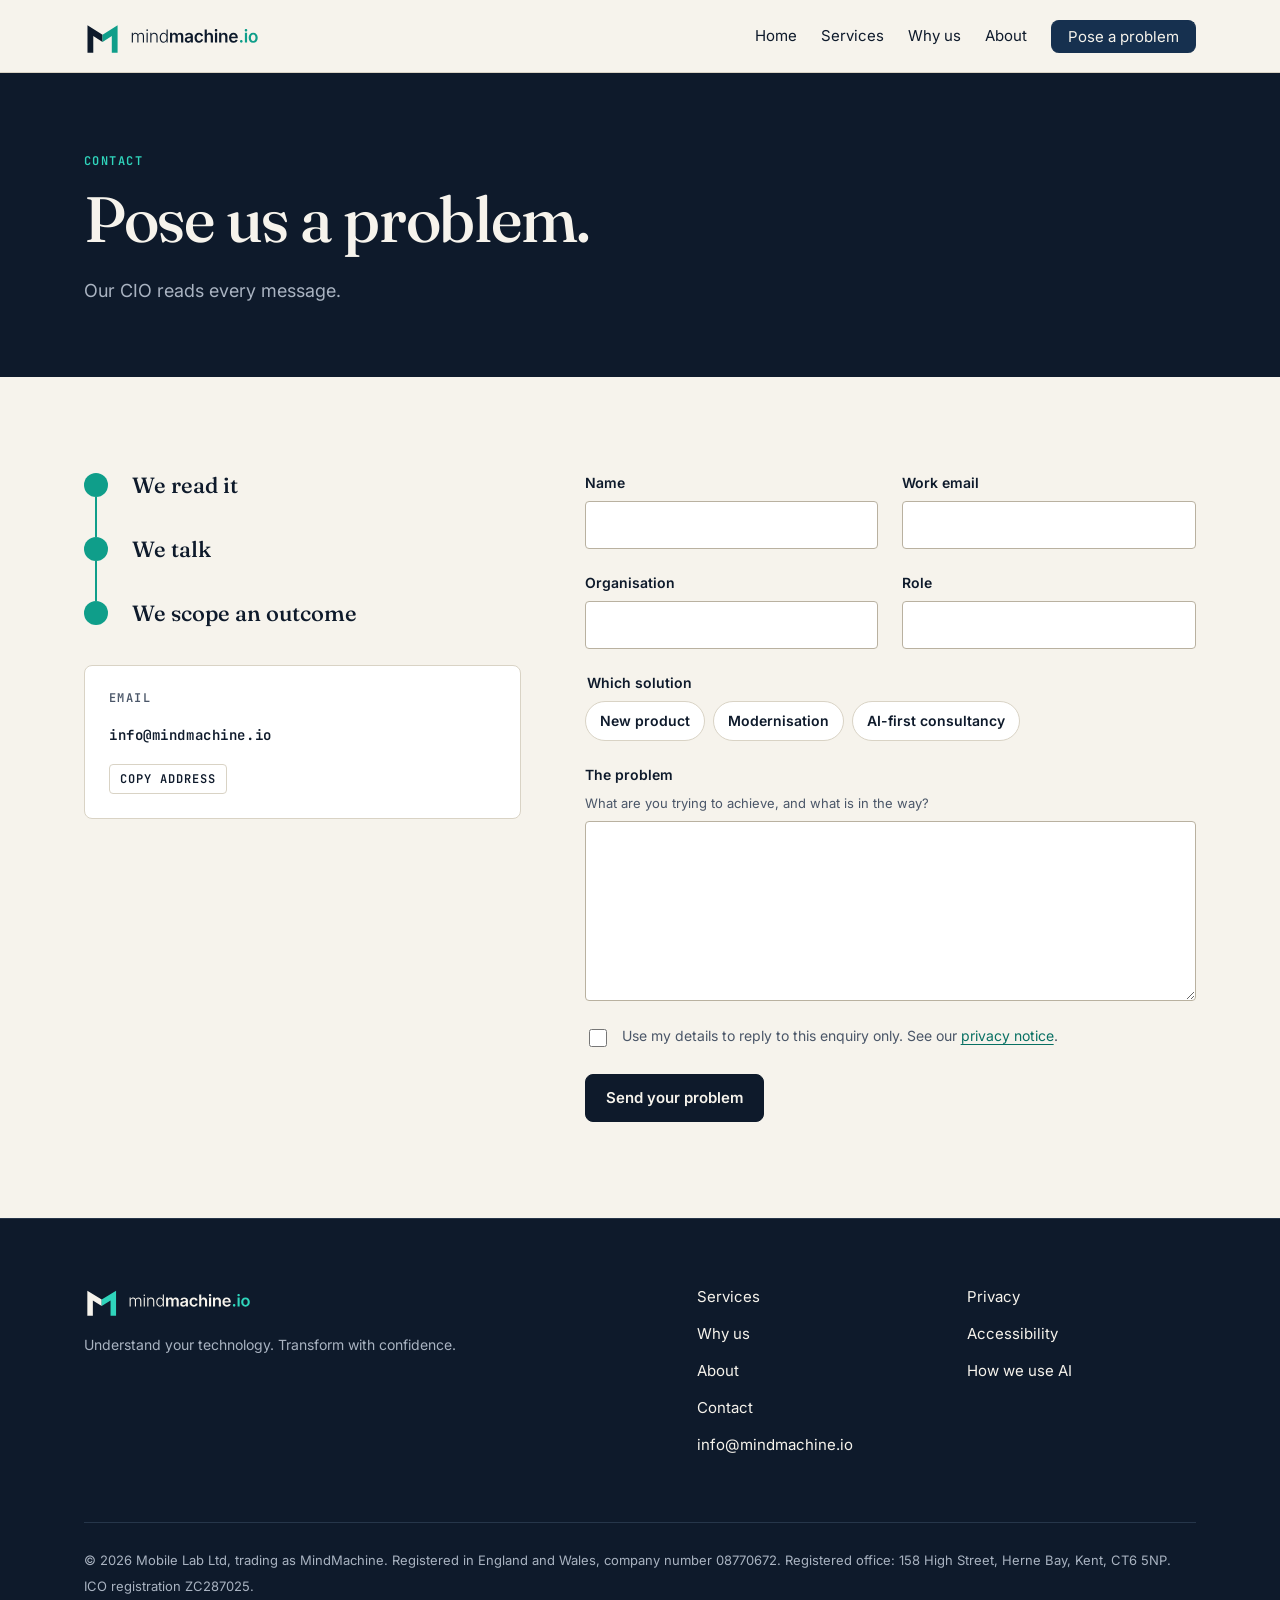
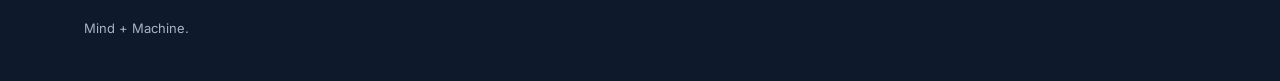
<file: contact.html>
<!doctype html>
<html lang="en-GB">
<head>
<meta charset="utf-8">
<meta name="viewport" content="width=device-width, initial-scale=1, viewport-fit=cover">
<title>Contact · MindMachine.io</title>
<meta name="claude:viewport-fit-sides" content="cover">
<meta name="description" content="Pose a problem. Free consultation.">
<link rel="icon" type="image/svg+xml" href="assets/logo/mindmachine-app-icon.svg">
<link rel="preconnect" href="https://fonts.googleapis.com">
<link rel="preconnect" href="https://fonts.gstatic.com" crossorigin>
<link rel="stylesheet" href="https://fonts.googleapis.com/css2?family=Fraunces:opsz,wght@9..144,500&family=Inter:wght@300;400;600&family=JetBrains+Mono:wght@600&display=swap">
<link rel="stylesheet" href="assets/site.css">
<link rel="stylesheet" href="assets/visual.css">
</head>
<body>
<a class="skip" href="#main">Skip to content</a>
<header class="site-header">
  <div class="wrap">
    <a class="brand" href="index.html" aria-label="MindMachine.io home"><img src="assets/logo/mindmachine-lockup.svg" alt="mindmachine.io" width="176" height="37"></a>
    <button class="nav-toggle" type="button" aria-expanded="false" aria-controls="site-nav">Menu</button>
    <nav class="nav" id="site-nav" aria-label="Main"><a href="index.html">Home</a><a href="services.html">Services</a><a href="why-us.html">Why us</a><a href="about.html">About</a><a class="btn btn-small" href="contact.html" aria-current="page">Pose a problem</a></nav>
  </div>
</header>
<main id="main">

<section class="on-night page-hero">
  <div class="wrap"><p class="eyebrow"><span class="accent">Contact</span></p><h1 class="display-xl measure">Pose us a problem.</h1><p class="body-l standfirst">Our CIO reads every message.</p></div>
</section>
<section class="section-l">
  <div class="wrap split">
    <aside class="stack-l">
      <ol class="steps-v" aria-label="What happens next">
        <li>We read it</li>
        <li>We talk</li>
        <li>We scope an outcome</li>
      </ol>
      <div class="aside-card stack"><p class="eyebrow">Email</p><p class="email-line"><span>info@mindmachine.io</span></p><button class="copy-btn" type="button" data-copy="info@mindmachine.io">Copy address</button></div>
    </aside>
    <div>
      <form id="problem-form" class="form" name="contact" action="https://formspree.io/f/mzerybjk" method="POST" novalidate>
        <p class="hp"><label>Leave this empty <input name="_gotcha" tabindex="-1" autocomplete="off"></label></p>
        <div class="row-2">
          <div class="field"><label for="f-name">Name</label><input id="f-name" name="name" autocomplete="name" required></div>
          <div class="field"><label for="f-email">Work email</label><input id="f-email" name="email" type="email" autocomplete="email" required></div>
        </div>
        <div class="row-2">
          <div class="field"><label for="f-org">Organisation</label><input id="f-org" name="organisation" autocomplete="organization"></div>
          <div class="field"><label for="f-role">Role</label><input id="f-role" name="role" autocomplete="organization-title"></div>
        </div>
        <fieldset class="field"><legend>Which solution</legend>
          <div class="choices">
            <label class="choice"><input type="radio" name="service" value="New product development" id="s-1"><span>New product</span></label>
            <label class="choice"><input type="radio" name="service" value="Legacy modernisation" id="s-2"><span>Modernisation</span></label>
            <label class="choice"><input type="radio" name="service" value="AI-first consultancy" id="s-3"><span>AI-first consultancy</span></label>
          </div>
        </fieldset>
        <div class="field"><label for="f-problem">The problem</label><span class="hint">What are you trying to achieve, and what is in the way?</span><textarea id="f-problem" name="problem" required></textarea></div>
        <label class="consent"><input type="checkbox" id="f-consent" name="consent" value="yes" required><span>Use my details to reply to this enquiry only. See our <a href="privacy.html">privacy notice</a>.</span></label>
        <p class="error-text" id="form-error" role="alert" hidden></p>
        <div><button class="btn" type="submit">Send your problem</button></div>
      </form>
      <div id="form-status" class="form-status ok stack" role="status" aria-live="polite" tabindex="-1" hidden><h2 class="heading">Thank you. We’ll be in touch.</h2></div>
      <div id="form-fallback" class="form-status stack" role="alert" tabindex="-1" hidden>
        <h2 class="heading">We couldn’t send this from here.</h2>
        <p>Your enquiry has not been confirmed as sent. You can retry or copy your message and email it to <a href="mailto:info@mindmachine.io">info@mindmachine.io</a>.</p>
        <div class="field"><label for="fallback-text">Your message</label><textarea id="fallback-text" readonly></textarea></div>
        <div class="btn-row"><button class="copy-btn" type="button" data-copy="" data-copy-from="fallback-text">Copy message</button><button class="copy-btn" type="button" data-copy="info@mindmachine.io">Copy address</button></div>
      </div>
    </div>
  </div>
</section>
</main>
<footer class="on-night site-footer">
  <div class="wrap">
    <div class="footer-grid">
      <div class="stack"><img src="assets/logo/mindmachine-lockup-reversed.svg" alt="mindmachine.io" width="168" height="35"><p class="small muted">Understand your technology. Transform with confidence.</p></div>
      <div><ul><li><a href="services.html">Services</a></li><li><a href="why-us.html">Why us</a></li><li><a href="about.html">About</a></li><li><a href="contact.html">Contact</a></li><li><a href="mailto:info@mindmachine.io">info@mindmachine.io</a></li></ul></div>
      <div><ul><li><a href="privacy.html">Privacy</a></li><li><a href="accessibility.html">Accessibility</a></li><li><a href="ai-use.html">How we use AI</a></li></ul></div>
    </div>
    <div class="footer-base"><span>© 2026 Mobile Lab Ltd, trading as MindMachine. Registered in England and Wales, company number 08770672. Registered office: 158 High Street, Herne Bay, Kent, CT6 5NP. ICO registration ZC287025.</span><span>Mind + Machine.</span></div>
  </div>
</footer>
<script src="assets/site.js"></script>
</body>
</html>
</file>
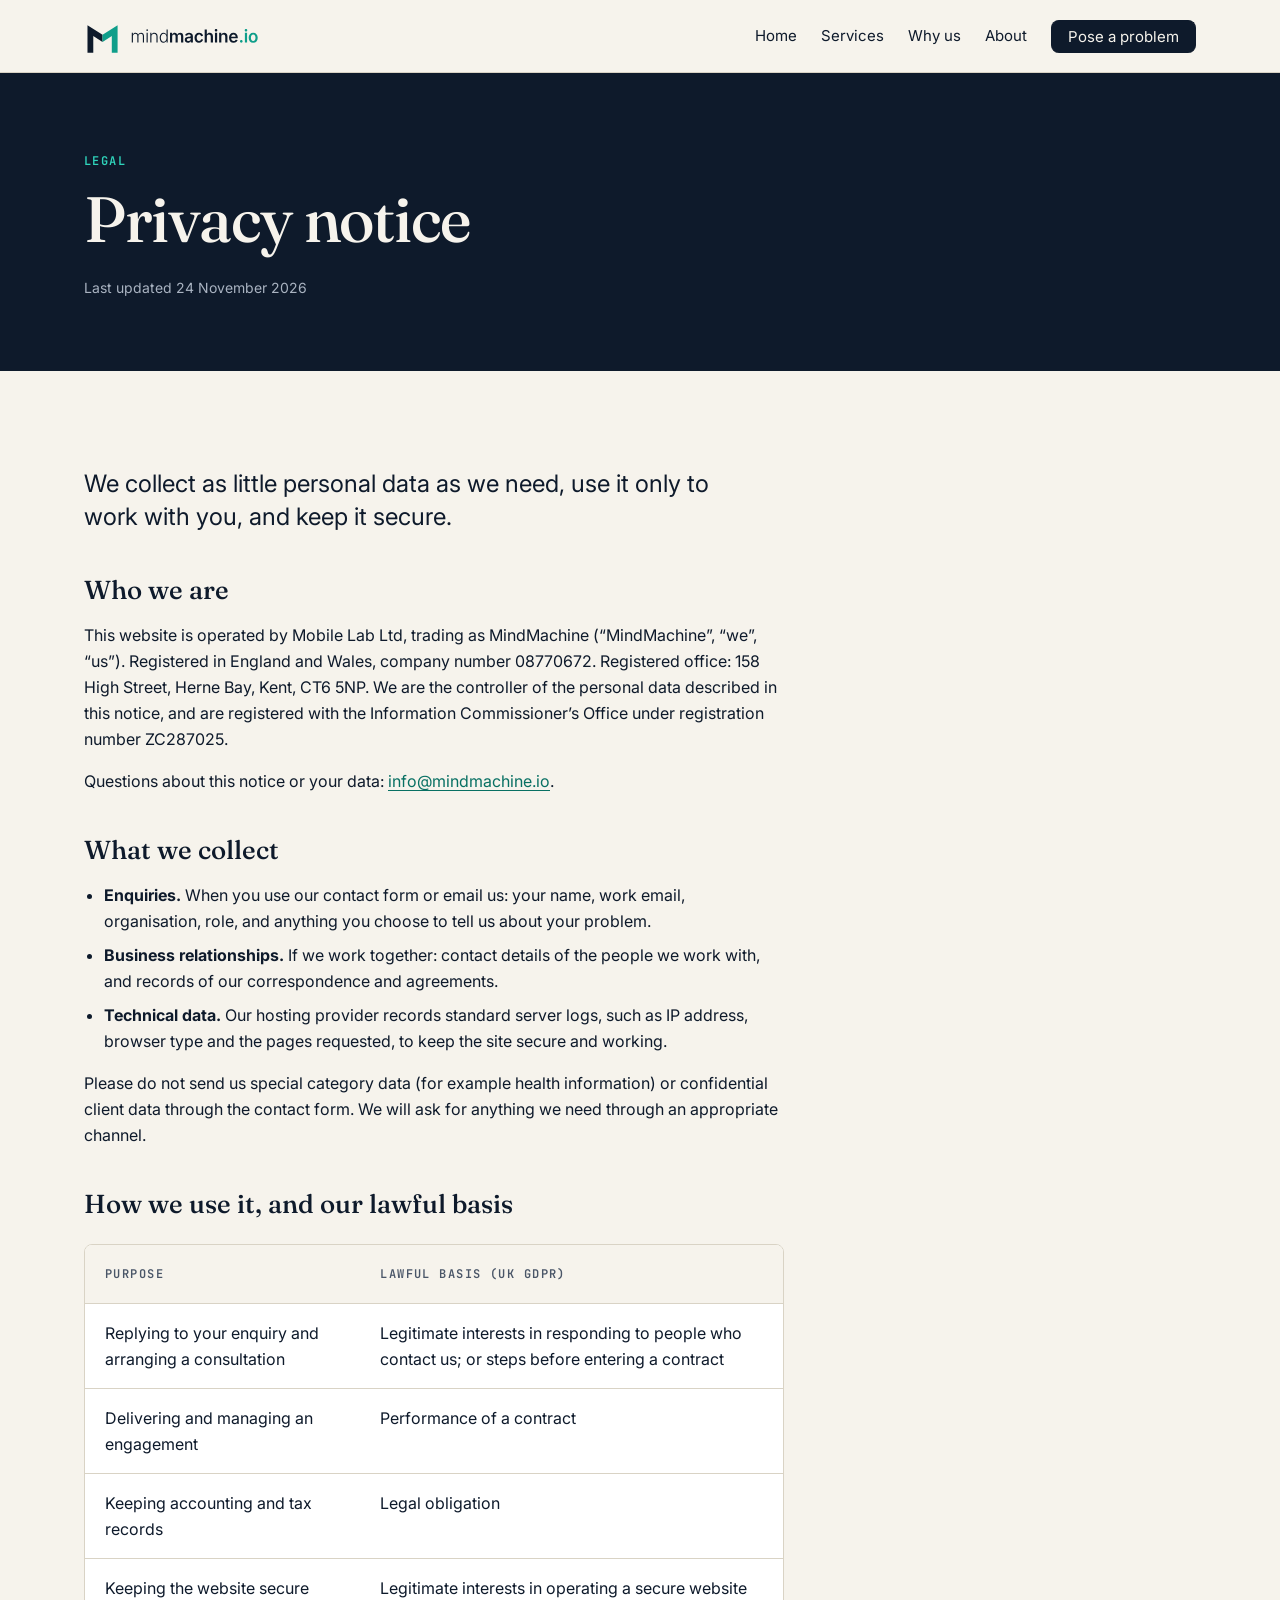
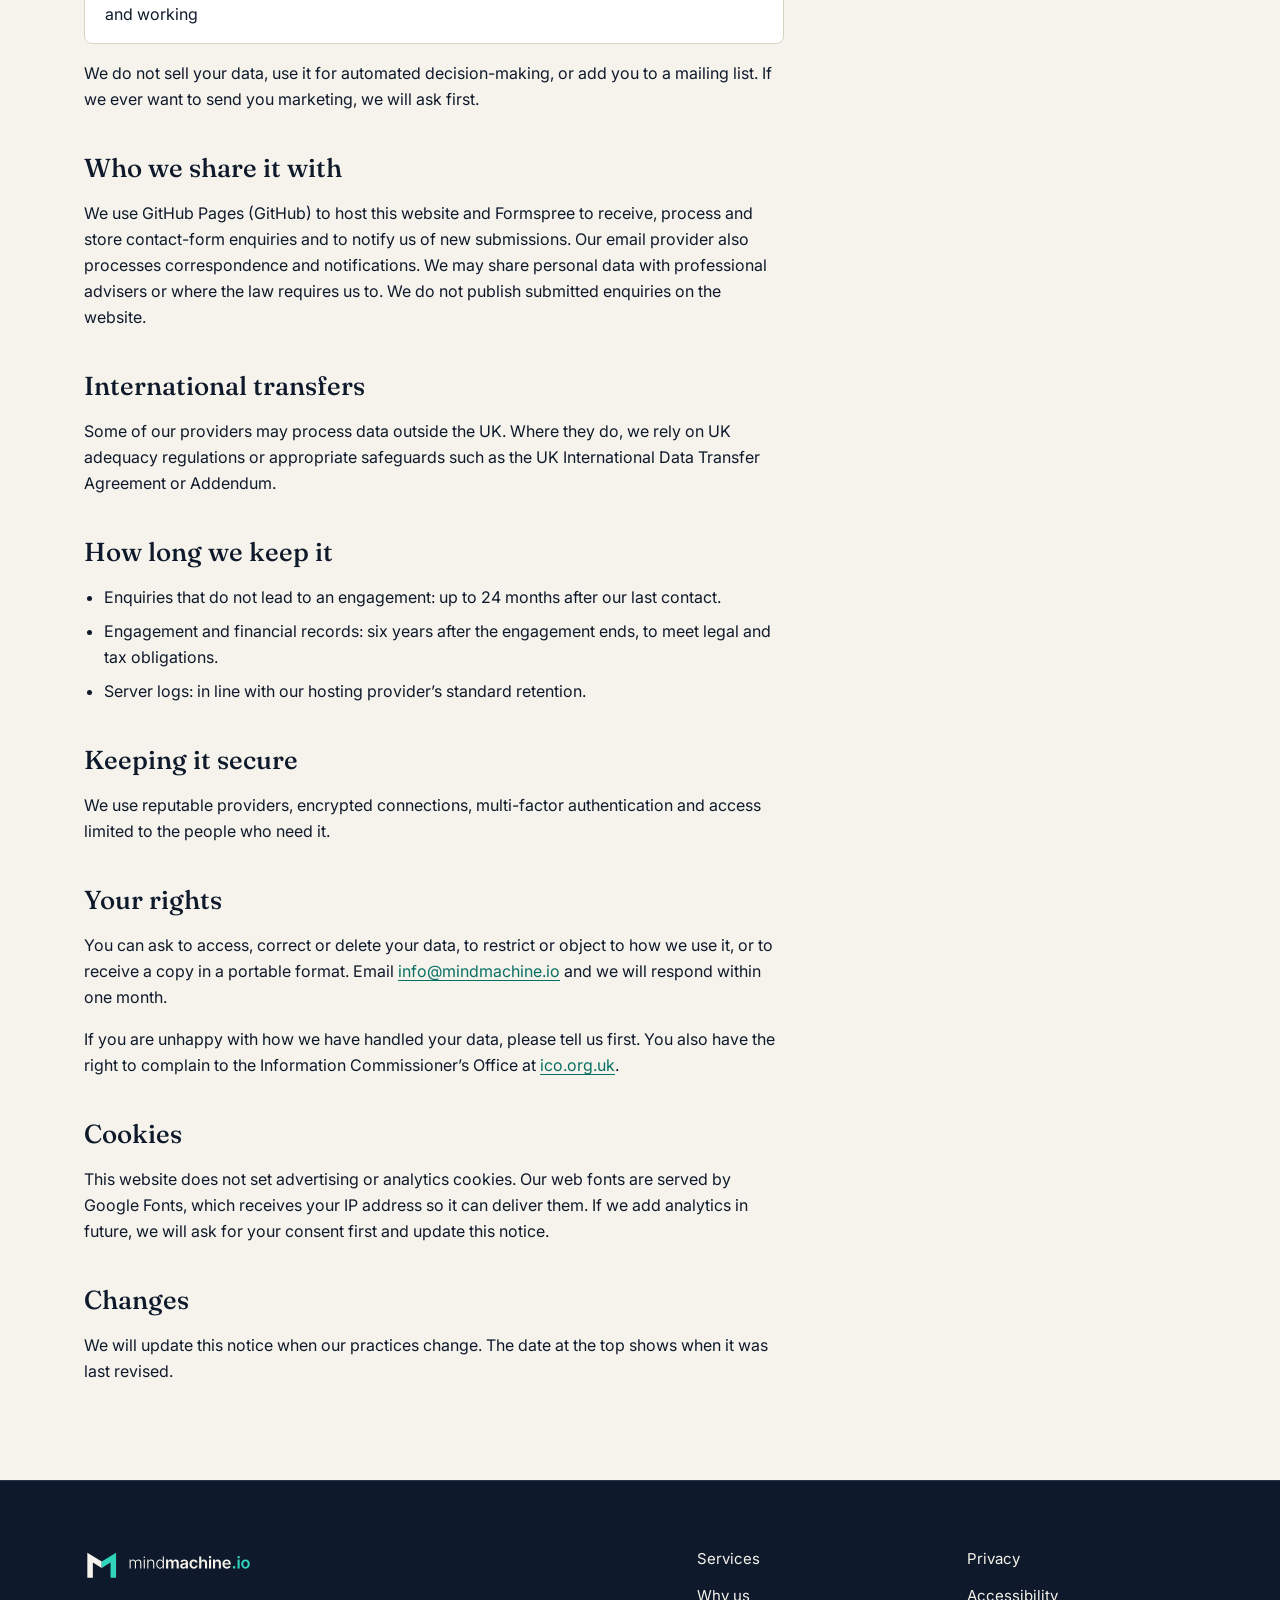
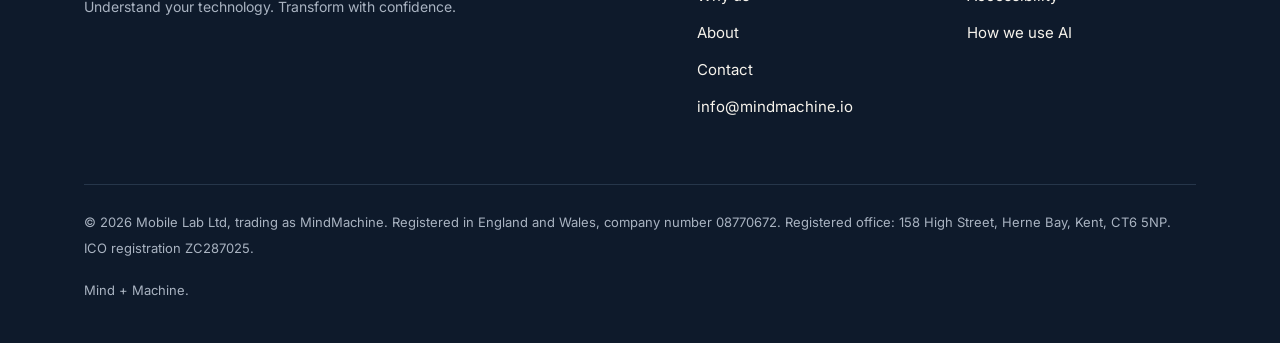
<file: privacy.html>
<!doctype html>
<html lang="en-GB">
<head>
<meta charset="utf-8">
<meta name="viewport" content="width=device-width, initial-scale=1, viewport-fit=cover">
<title>Privacy notice · MindMachine.io</title>
<meta name="claude:viewport-fit-sides" content="cover">
<meta name="description" content="How MindMachine collects and uses personal data.">
<link rel="icon" type="image/svg+xml" href="assets/logo/mindmachine-app-icon.svg">
<link rel="preconnect" href="https://fonts.googleapis.com">
<link rel="preconnect" href="https://fonts.gstatic.com" crossorigin>
<link rel="stylesheet" href="https://fonts.googleapis.com/css2?family=Fraunces:opsz,wght@9..144,500&family=Inter:wght@300;400;600&family=JetBrains+Mono:wght@600&display=swap">
<link rel="stylesheet" href="assets/site.css">
<link rel="stylesheet" href="assets/visual.css">
</head>
<body>
<a class="skip" href="#main">Skip to content</a>
<header class="site-header">
  <div class="wrap">
    <a class="brand" href="index.html" aria-label="MindMachine.io home"><img src="assets/logo/mindmachine-lockup.svg" alt="mindmachine.io" width="176" height="37"></a>
    <button class="nav-toggle" type="button" aria-expanded="false" aria-controls="site-nav">Menu</button>
    <nav class="nav" id="site-nav" aria-label="Main"><a href="index.html">Home</a><a href="services.html">Services</a><a href="why-us.html">Why us</a><a href="about.html">About</a><a class="btn btn-small" href="contact.html">Pose a problem</a></nav>
  </div>
</header>
<main id="main">

<section class="on-night page-hero">
  <div class="wrap"><p class="eyebrow"><span class="accent">Legal</span></p><h1 class="display-xl measure">Privacy notice</h1><p class="small muted" style="margin-top:var(--space-6)">Last updated 24 November 2026</p></div>
</section>
<section class="section-l"><div class="wrap"><article class="prose">
<p class="lede">We collect as little personal data as we need, use it only to work with you, and keep it secure.</p>

<h2>Who we are</h2>
<p>This website is operated by Mobile Lab Ltd, trading as MindMachine (“MindMachine”, “we”, “us”). Registered in England and Wales, company number 08770672. Registered office: 158 High Street, Herne Bay, Kent, CT6 5NP. We are the controller of the personal data described in this notice, and are registered with the Information Commissioner’s Office under registration number ZC287025.</p>
<p>Questions about this notice or your data: <a href="mailto:info@mindmachine.io">info@mindmachine.io</a>.</p>

<h2>What we collect</h2>
<ul>
<li><strong>Enquiries.</strong> When you use our contact form or email us: your name, work email, organisation, role, and anything you choose to tell us about your problem.</li>
<li><strong>Business relationships.</strong> If we work together: contact details of the people we work with, and records of our correspondence and agreements.</li>
<li><strong>Technical data.</strong> Our hosting provider records standard server logs, such as IP address, browser type and the pages requested, to keep the site secure and working.</li>
</ul>
<p>Please do not send us special category data (for example health information) or confidential client data through the contact form. We will ask for anything we need through an appropriate channel.</p>

<h2>How we use it, and our lawful basis</h2>
<div class="table-scroll"><table class="gates">
<thead><tr><th scope="col">Purpose</th><th scope="col">Lawful basis (UK GDPR)</th></tr></thead>
<tbody>
<tr><td>Replying to your enquiry and arranging a consultation</td><td>Legitimate interests in responding to people who contact us; or steps before entering a contract</td></tr>
<tr><td>Delivering and managing an engagement</td><td>Performance of a contract</td></tr>
<tr><td>Keeping accounting and tax records</td><td>Legal obligation</td></tr>
<tr><td>Keeping the website secure and working</td><td>Legitimate interests in operating a secure website</td></tr>
</tbody></table></div>
<p>We do not sell your data, use it for automated decision-making, or add you to a mailing list. If we ever want to send you marketing, we will ask first.</p>

<h2>Who we share it with</h2>
<p>We use GitHub Pages (GitHub) to host this website and Formspree to receive, process and store contact-form enquiries and to notify us of new submissions. Our email provider also processes correspondence and notifications. We may share personal data with professional advisers or where the law requires us to. We do not publish submitted enquiries on the website.</p>

<h2>International transfers</h2>
<p>Some of our providers may process data outside the UK. Where they do, we rely on UK adequacy regulations or appropriate safeguards such as the UK International Data Transfer Agreement or Addendum.</p>

<h2>How long we keep it</h2>
<ul>
<li>Enquiries that do not lead to an engagement: up to 24 months after our last contact.</li>
<li>Engagement and financial records: six years after the engagement ends, to meet legal and tax obligations.</li>
<li>Server logs: in line with our hosting provider’s standard retention.</li>
</ul>

<h2>Keeping it secure</h2>
<p>We use reputable providers, encrypted connections, multi-factor authentication and access limited to the people who need it.</p>

<h2>Your rights</h2>
<p>You can ask to access, correct or delete your data, to restrict or object to how we use it, or to receive a copy in a portable format. Email <a href="mailto:info@mindmachine.io">info@mindmachine.io</a> and we will respond within one month.</p>
<p>If you are unhappy with how we have handled your data, please tell us first. You also have the right to complain to the Information Commissioner’s Office at <a href="https://ico.org.uk/make-a-complaint/">ico.org.uk</a>.</p>

<h2>Cookies</h2>
<p>This website does not set advertising or analytics cookies. Our web fonts are served by Google Fonts, which receives your IP address so it can deliver them. If we add analytics in future, we will ask for your consent first and update this notice.</p>

<h2>Changes</h2>
<p>We will update this notice when our practices change. The date at the top shows when it was last revised.</p>
</article></div></section>
</main>
<footer class="on-night site-footer">
  <div class="wrap">
    <div class="footer-grid">
      <div class="stack"><img src="assets/logo/mindmachine-lockup-reversed.svg" alt="mindmachine.io" width="168" height="35"><p class="small muted">Understand your technology. Transform with confidence.</p></div>
      <div><ul><li><a href="services.html">Services</a></li><li><a href="why-us.html">Why us</a></li><li><a href="about.html">About</a></li><li><a href="contact.html">Contact</a></li><li><a href="mailto:info@mindmachine.io">info@mindmachine.io</a></li></ul></div>
      <div><ul><li><a href="privacy.html">Privacy</a></li><li><a href="accessibility.html">Accessibility</a></li><li><a href="ai-use.html">How we use AI</a></li></ul></div>
    </div>
    <div class="footer-base"><span>© 2026 Mobile Lab Ltd, trading as MindMachine. Registered in England and Wales, company number 08770672. Registered office: 158 High Street, Herne Bay, Kent, CT6 5NP. ICO registration ZC287025.</span><span>Mind + Machine.</span></div>
  </div>
</footer>
<script src="assets/site.js"></script>
</body>
</html>
</file>
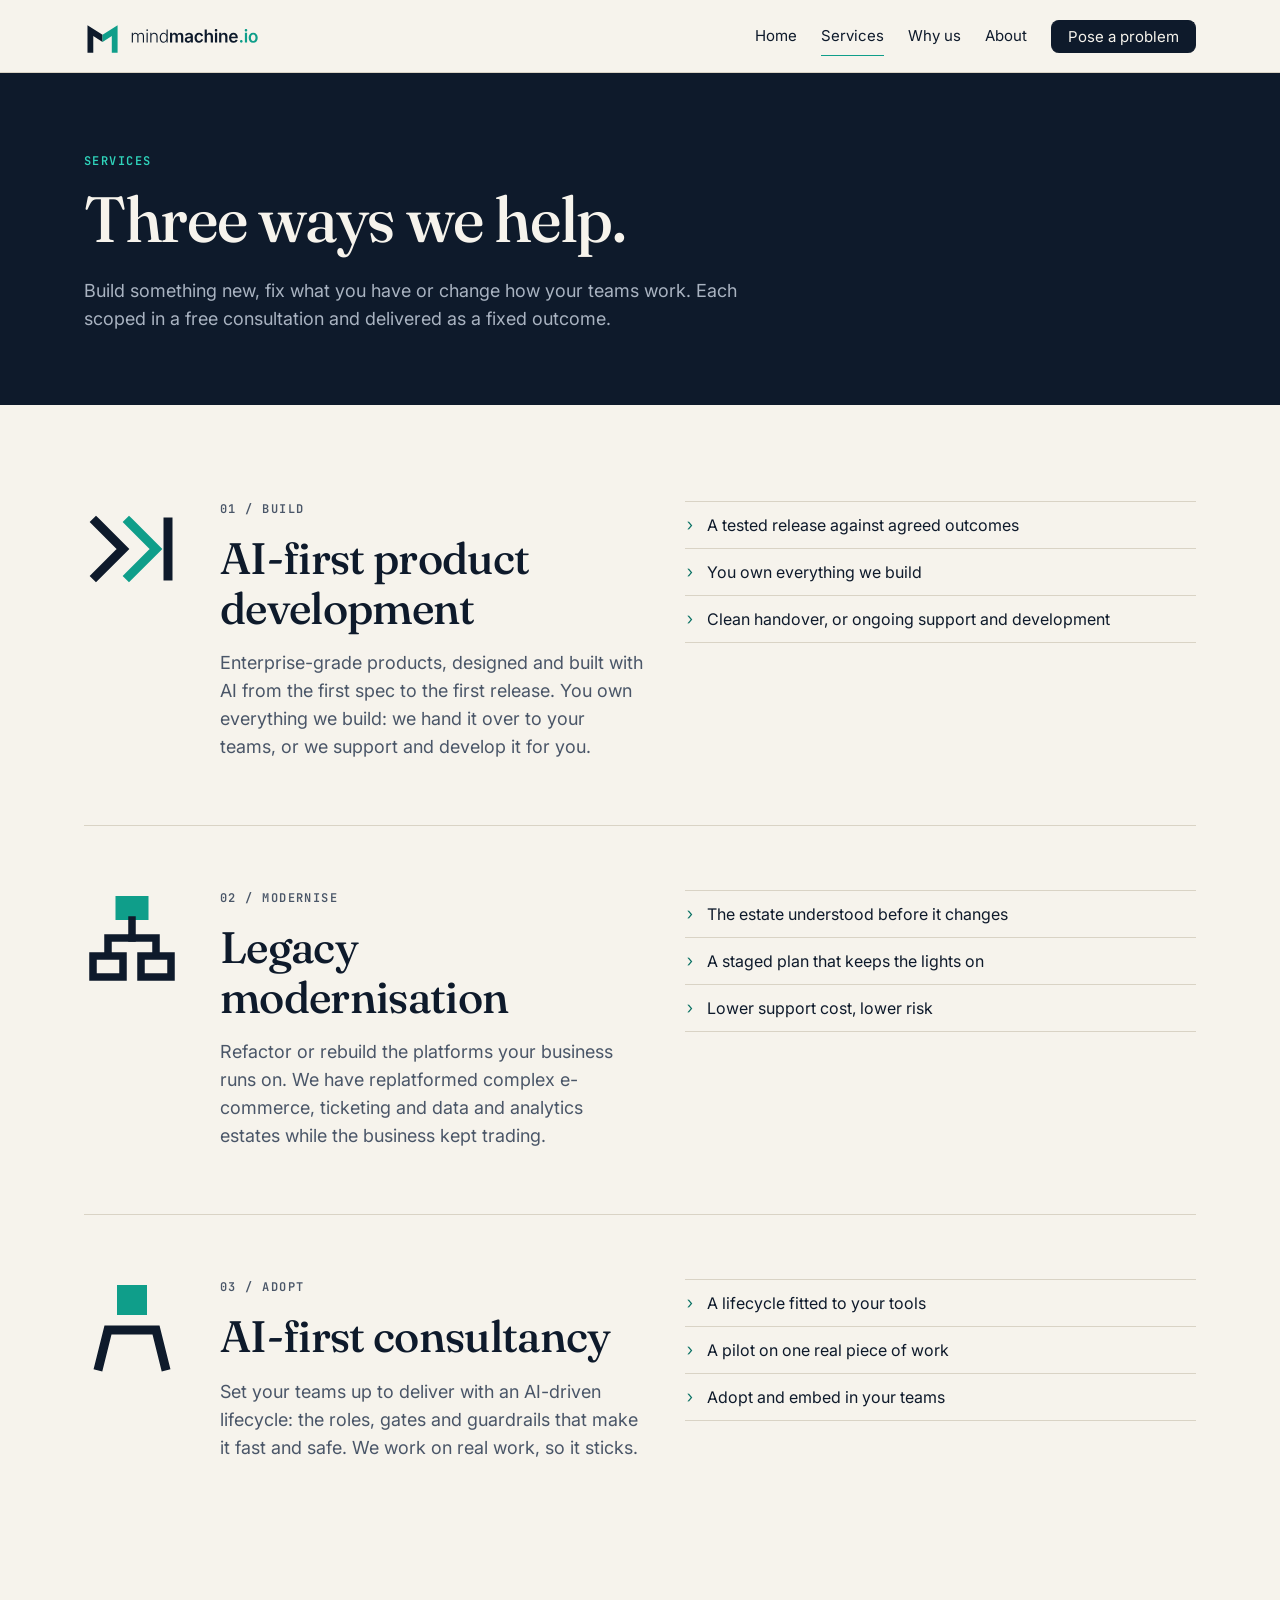
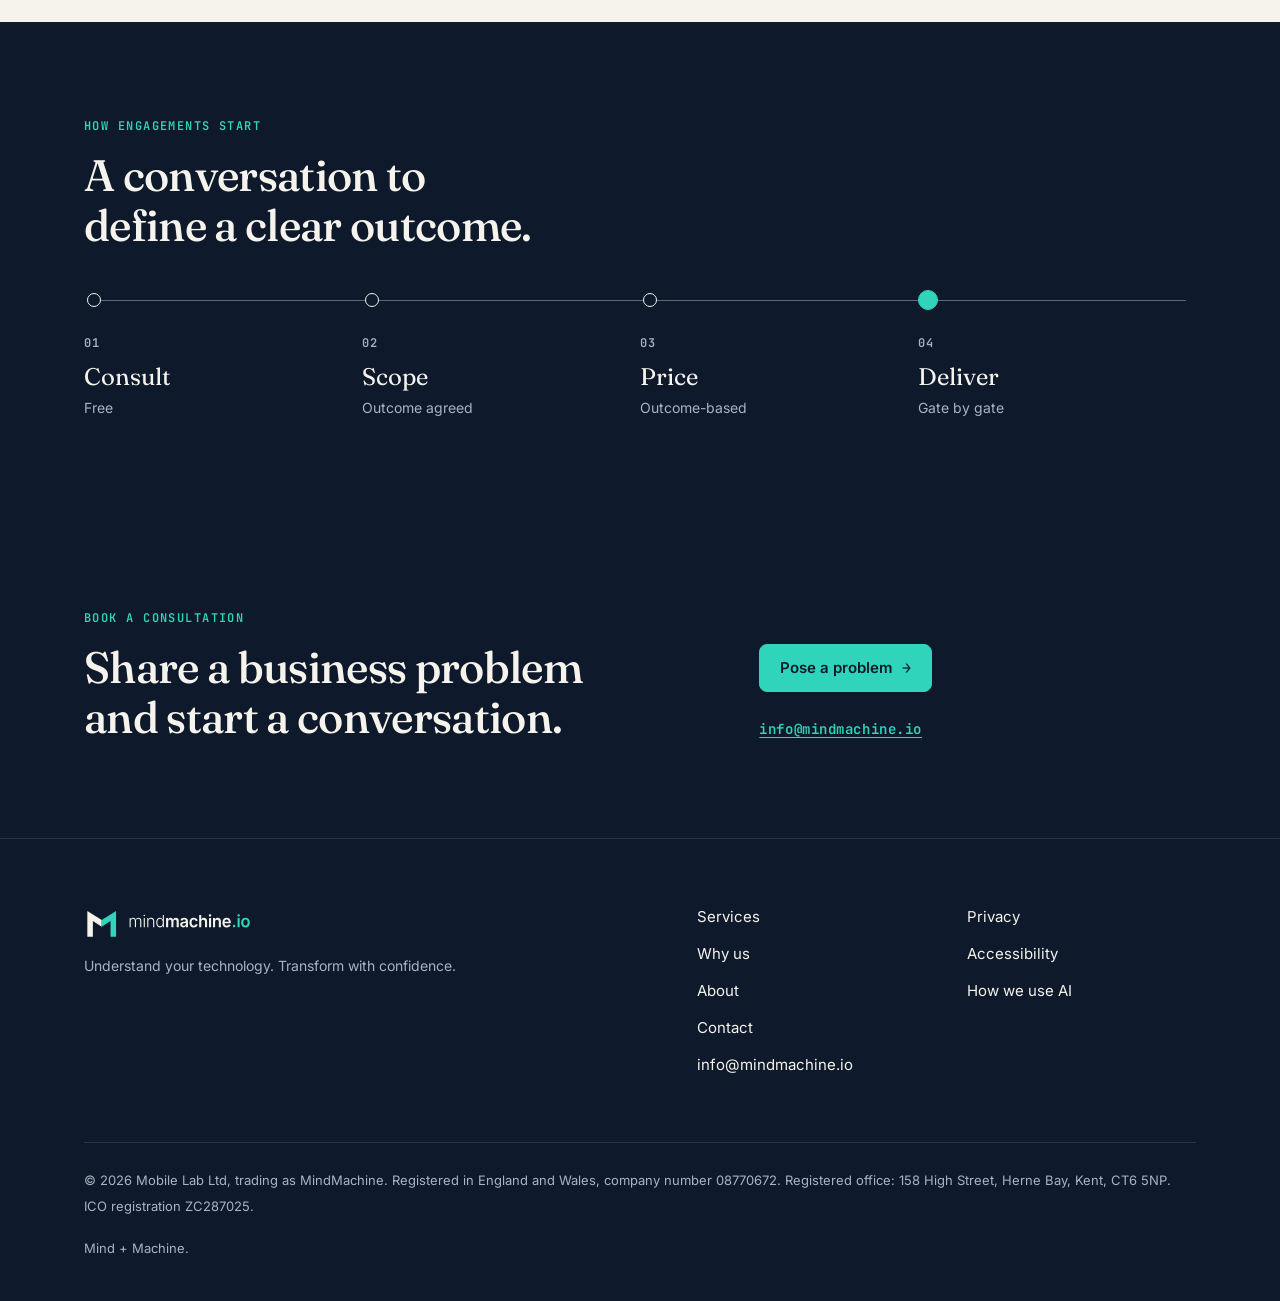
<file: services.html>
<!doctype html>
<html lang="en-GB">
<head>
<meta charset="utf-8">
<meta name="viewport" content="width=device-width, initial-scale=1, viewport-fit=cover">
<title>Services · MindMachine.io</title>
<meta name="claude:viewport-fit-sides" content="cover">
<meta name="description" content="AI-first product development, legacy modernisation and AI-first consultancy.">
<link rel="icon" type="image/svg+xml" href="assets/logo/mindmachine-app-icon.svg">
<link rel="preconnect" href="https://fonts.googleapis.com">
<link rel="preconnect" href="https://fonts.gstatic.com" crossorigin>
<link rel="stylesheet" href="https://fonts.googleapis.com/css2?family=Fraunces:opsz,wght@9..144,500&family=Inter:wght@300;400;600&family=JetBrains+Mono:wght@600&display=swap">
<link rel="stylesheet" href="assets/site.css">
<link rel="stylesheet" href="assets/visual.css">
</head>
<body>
<a class="skip" href="#main">Skip to content</a>
<header class="site-header">
  <div class="wrap">
    <a class="brand" href="index.html" aria-label="MindMachine.io home"><img src="assets/logo/mindmachine-lockup.svg" alt="mindmachine.io" width="176" height="37"></a>
    <button class="nav-toggle" type="button" aria-expanded="false" aria-controls="site-nav">Menu</button>
    <nav class="nav" id="site-nav" aria-label="Main"><a href="index.html">Home</a><a href="services.html" aria-current="page">Services</a><a href="why-us.html">Why us</a><a href="about.html">About</a><a class="btn btn-small" href="contact.html">Pose a problem</a></nav>
  </div>
</header>
<main id="main">

<section class="on-night page-hero">
  <div class="wrap"><p class="eyebrow"><span class="accent">Services</span></p><h1 class="display-xl measure">Three ways we help.</h1><p class="body-l standfirst">Build something new, fix what you have or change how your teams work. Each scoped in a free consultation and delivered as a fixed outcome.</p></div>
</section>
<section class="section-l"><div class="wrap">
  <article class="svc" id="new-product"><img src="assets/icons/mm-icon-acceleration.svg" alt="" width="96" height="96"><div><p class="eyebrow">01 / Build</p><h2 class="display-l">AI-first product development</h2><p class="body-l muted" style="margin-top:var(--space-4)">Enterprise-grade products, designed and built with AI from the first spec to the first release. You own everything we build: we hand it over to your teams, or we support and develop it for you.</p></div><ul class="list"><li>A tested release against agreed outcomes</li><li>You own everything we build</li><li>Clean handover, or ongoing support and development</li></ul></article>
  <article class="svc" id="legacy"><img src="assets/icons/mm-icon-dependencies.svg" alt="" width="96" height="96"><div><p class="eyebrow">02 / Modernise</p><h2 class="display-l">Legacy modernisation</h2><p class="body-l muted" style="margin-top:var(--space-4)">Refactor or rebuild the platforms your business runs on. We have replatformed complex e-commerce, ticketing and data and analytics estates while the business kept trading.</p></div><ul class="list"><li>The estate understood before it changes</li><li>A staged plan that keeps the lights on</li><li>Lower support cost, lower risk</li></ul></article>
  <article class="svc" id="ai-dlc"><img src="assets/icons/mm-icon-expert.svg" alt="" width="96" height="96"><div><p class="eyebrow">03 / Adopt</p><h2 class="display-l">AI-first consultancy</h2><p class="body-l muted" style="margin-top:var(--space-4)">Set your teams up to deliver with an AI-driven lifecycle: the roles, gates and guardrails that make it fast and safe. We work on real work, so it sticks.</p></div><ul class="list"><li>A lifecycle fitted to your tools</li><li>A pilot on one real piece of work</li><li>Adopt and embed in your teams</li></ul></article>
</div></section>
<section class="on-night section-l">
  <div class="wrap">
    <div class="section-head"><div><p class="eyebrow"><span class="accent">How engagements start</span></p><h2 class="display-l">A conversation to define a clear outcome.</h2></div></div>
    <ol class="rail" style="--n:4">
      <li><span class="code">01</span><span class="t">Consult</span><span class="s">Free</span></li>
      <li><span class="code">02</span><span class="t">Scope</span><span class="s">Outcome agreed</span></li>
      <li><span class="code">03</span><span class="t">Price</span><span class="s">Outcome-based</span></li>
      <li class="sig"><span class="code">04</span><span class="t">Deliver</span><span class="s">Gate by gate</span></li>
    </ol>
  </div>
</section>
<section class="on-night cta-band">
  <div class="wrap cta-grid">
    <div><p class="eyebrow"><span class="accent">Book a consultation</span></p><h2 class="display-l">Share a business problem and start a conversation.</h2></div>
    <div class="stack-l">
      <div class="btn-row"><a class="btn" href="contact.html">Pose a problem <span class="arrow">→</span></a></div>
      <p class="email-line"><a href="mailto:info@mindmachine.io">info@mindmachine.io</a></p>
    </div>
  </div>
</section>
</main>
<footer class="on-night site-footer">
  <div class="wrap">
    <div class="footer-grid">
      <div class="stack"><img src="assets/logo/mindmachine-lockup-reversed.svg" alt="mindmachine.io" width="168" height="35"><p class="small muted">Understand your technology. Transform with confidence.</p></div>
      <div><ul><li><a href="services.html">Services</a></li><li><a href="why-us.html">Why us</a></li><li><a href="about.html">About</a></li><li><a href="contact.html">Contact</a></li><li><a href="mailto:info@mindmachine.io">info@mindmachine.io</a></li></ul></div>
      <div><ul><li><a href="privacy.html">Privacy</a></li><li><a href="accessibility.html">Accessibility</a></li><li><a href="ai-use.html">How we use AI</a></li></ul></div>
    </div>
    <div class="footer-base"><span>© 2026 Mobile Lab Ltd, trading as MindMachine. Registered in England and Wales, company number 08770672. Registered office: 158 High Street, Herne Bay, Kent, CT6 5NP. ICO registration ZC287025.</span><span>Mind + Machine.</span></div>
  </div>
</footer>
<script src="assets/site.js"></script>
</body>
</html>
</file>
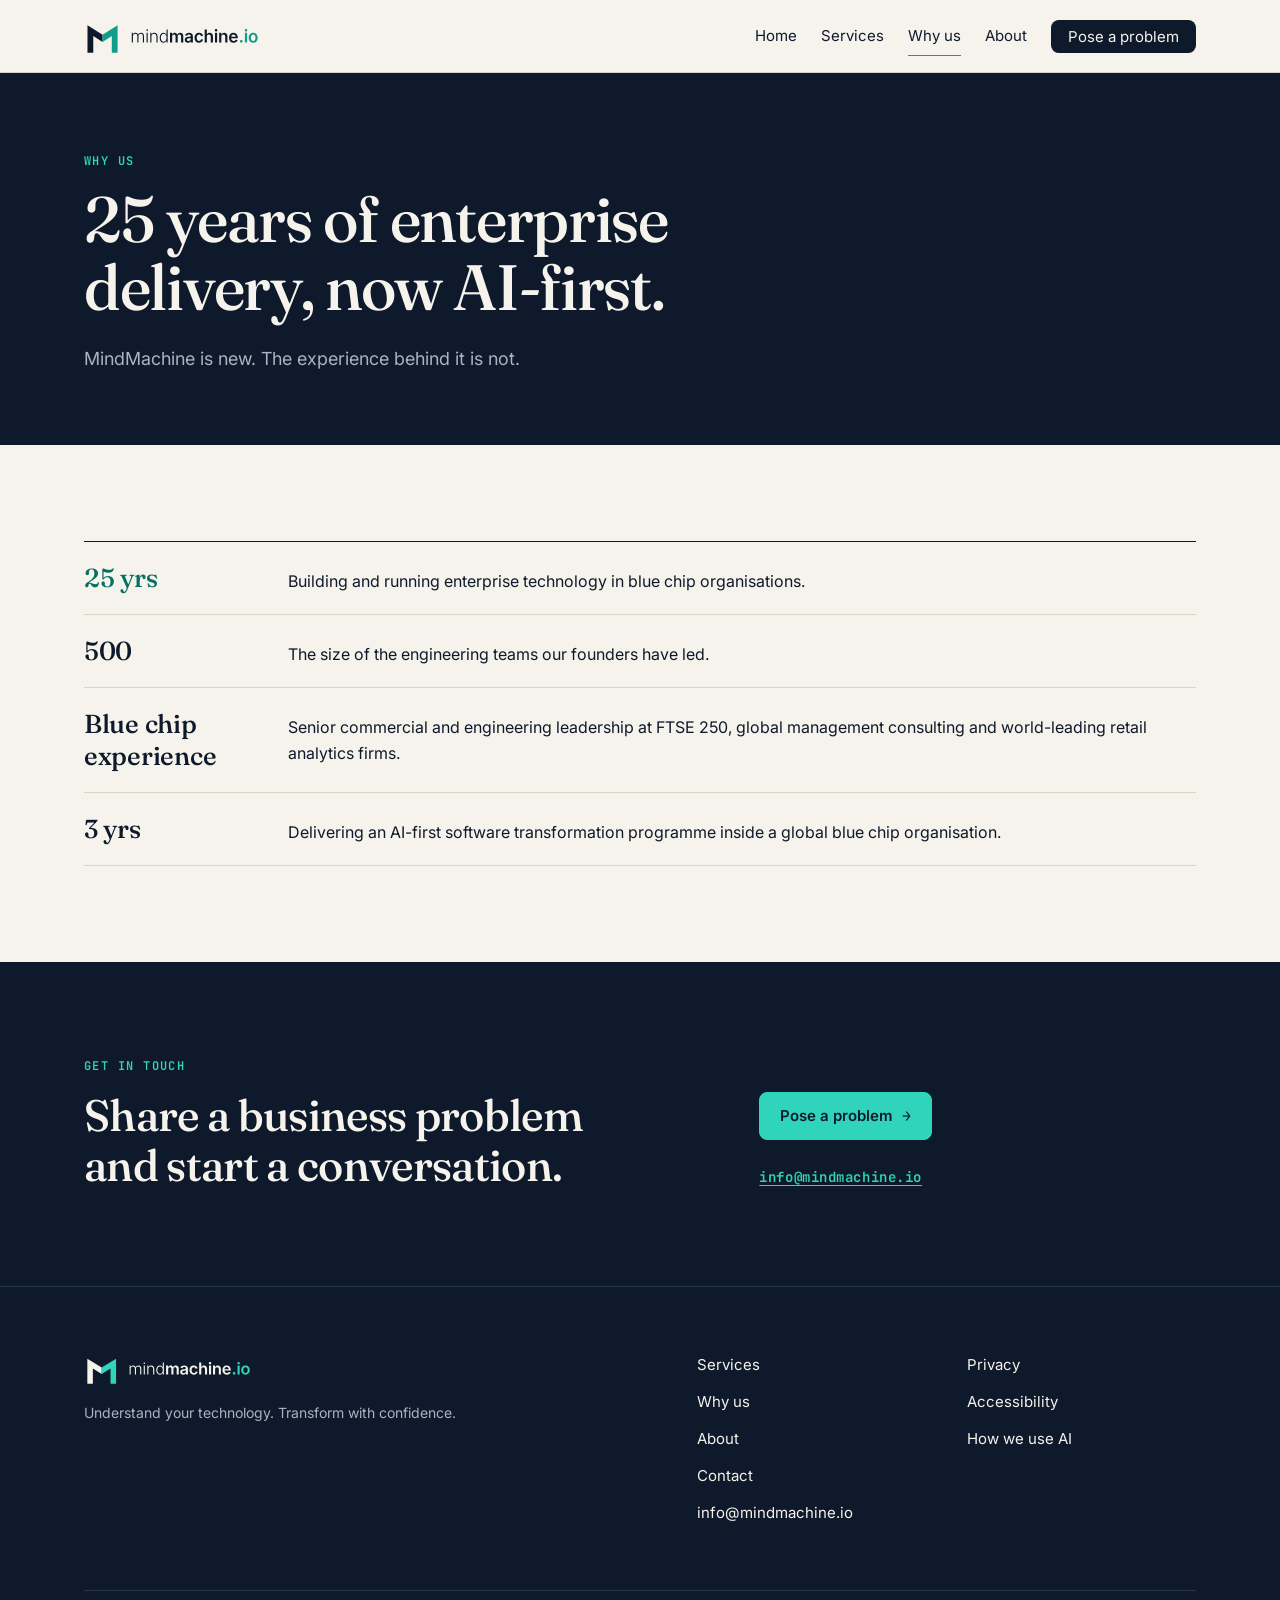
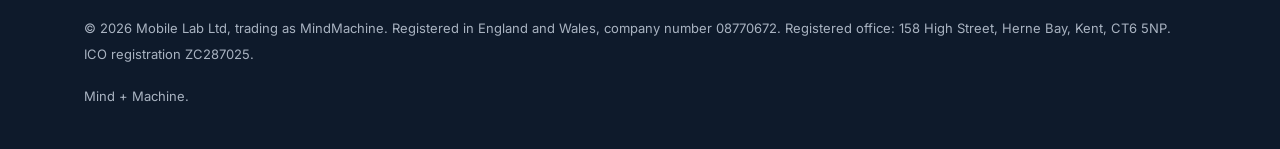
<file: why-us.html>
<!doctype html>
<html lang="en-GB">
<head>
<meta charset="utf-8">
<meta name="viewport" content="width=device-width, initial-scale=1, viewport-fit=cover">
<title>Why us · MindMachine.io</title>
<meta name="claude:viewport-fit-sides" content="cover">
<meta name="description" content="25 years of enterprise delivery, now AI-first.">
<link rel="icon" type="image/svg+xml" href="assets/logo/mindmachine-app-icon.svg">
<link rel="preconnect" href="https://fonts.googleapis.com">
<link rel="preconnect" href="https://fonts.gstatic.com" crossorigin>
<link rel="stylesheet" href="https://fonts.googleapis.com/css2?family=Fraunces:opsz,wght@9..144,500&family=Inter:wght@300;400;600&family=JetBrains+Mono:wght@600&display=swap">
<link rel="stylesheet" href="assets/site.css">
<link rel="stylesheet" href="assets/visual.css">
</head>
<body>
<a class="skip" href="#main">Skip to content</a>
<header class="site-header">
  <div class="wrap">
    <a class="brand" href="index.html" aria-label="MindMachine.io home"><img src="assets/logo/mindmachine-lockup.svg" alt="mindmachine.io" width="176" height="37"></a>
    <button class="nav-toggle" type="button" aria-expanded="false" aria-controls="site-nav">Menu</button>
    <nav class="nav" id="site-nav" aria-label="Main"><a href="index.html">Home</a><a href="services.html">Services</a><a href="why-us.html" aria-current="page">Why us</a><a href="about.html">About</a><a class="btn btn-small" href="contact.html">Pose a problem</a></nav>
  </div>
</header>
<main id="main">

<section class="on-night page-hero">
  <div class="wrap"><p class="eyebrow"><span class="accent">Why us</span></p><h1 class="display-xl measure">25 years of enterprise delivery, now AI-first.</h1><p class="body-l standfirst">MindMachine is new. The experience behind it is not.</p></div>
</section>
<section class="section-l">
  <div class="wrap">
    <ul class="facts">
      <li><span class="k signal">25 yrs</span><span>Building and running enterprise technology in blue chip organisations.</span></li>
      <li><span class="k">500</span><span>The size of the engineering teams our founders have led.</span></li>
      <li><span class="k">Blue chip experience</span><span>Senior commercial and engineering leadership at FTSE 250, global management consulting and world-leading retail analytics firms.</span></li>
      <li><span class="k">3 yrs</span><span>Delivering an AI-first software transformation programme inside a global blue chip organisation.</span></li>
    </ul>
  </div>
</section>
<section class="on-night cta-band">
  <div class="wrap cta-grid">
    <div><p class="eyebrow"><span class="accent">Get in touch</span></p><h2 class="display-l">Share a business problem and start a conversation.</h2></div>
    <div class="stack-l">
      <div class="btn-row"><a class="btn" href="contact.html">Pose a problem <span class="arrow">→</span></a></div>
      <p class="email-line"><a href="mailto:info@mindmachine.io">info@mindmachine.io</a></p>
    </div>
  </div>
</section>
</main>
<footer class="on-night site-footer">
  <div class="wrap">
    <div class="footer-grid">
      <div class="stack"><img src="assets/logo/mindmachine-lockup-reversed.svg" alt="mindmachine.io" width="168" height="35"><p class="small muted">Understand your technology. Transform with confidence.</p></div>
      <div><ul><li><a href="services.html">Services</a></li><li><a href="why-us.html">Why us</a></li><li><a href="about.html">About</a></li><li><a href="contact.html">Contact</a></li><li><a href="mailto:info@mindmachine.io">info@mindmachine.io</a></li></ul></div>
      <div><ul><li><a href="privacy.html">Privacy</a></li><li><a href="accessibility.html">Accessibility</a></li><li><a href="ai-use.html">How we use AI</a></li></ul></div>
    </div>
    <div class="footer-base"><span>© 2026 Mobile Lab Ltd, trading as MindMachine. Registered in England and Wales, company number 08770672. Registered office: 158 High Street, Herne Bay, Kent, CT6 5NP. ICO registration ZC287025.</span><span>Mind + Machine.</span></div>
  </div>
</footer>
<script src="assets/site.js"></script>
</body>
</html>
</file>
<file: assets/site.css>
/* MindMachine.io marketing site
   Layout: paper-first editorial grid, left-aligned, one idea per section.
   Night slabs open and close each page. Borders, not shadows. Signal used once or twice per view. */
:root {
  --paper:#F6F3EC; --surface:#FFFFFF; --sand:#E9E2D3;
  --ink:#0E1A2B; --ink-muted:#4A5668; --hairline:#D9D3C5;
  --deep:#16304F; --night:#0E1A2B; --on-night:#F6F3EC; --on-night-muted:#A9B3C1; --night-hairline:#26364A;
  --signal:#0F9E8A; --signal-bright:#2FD4BB; --signal-strong:#087063; --signal-soft:#D3EFE9;
  --font-display:"Fraunces",Georgia,"Times New Roman",serif;
  --font-sans:"Inter",system-ui,-apple-system,"Segoe UI",sans-serif;
  --font-mono:"JetBrains Mono",ui-monospace,"SF Mono",Menlo,monospace;
  --radius-sm:4px; --radius-md:8px; --radius-lg:14px; --radius-pill:999px;
  --space-1:4px; --space-2:8px; --space-4:16px; --space-6:24px; --space-10:40px; --space-16:64px;
  --max:1160px;
  color-scheme: light;
}
*,*::before,*::after { box-sizing:border-box; }
html { -webkit-text-size-adjust:100%; scroll-behavior:smooth; }
@media (prefers-reduced-motion: reduce) { html { scroll-behavior:auto; } *,*::before,*::after { transition:none !important; animation:none !important; } }
body { margin:0; background:var(--paper); color:var(--ink); font-family:var(--font-sans); font-size:16px; line-height:26px; font-weight:400; -webkit-font-smoothing:antialiased; }
img { max-width:100%; display:block; }
a { color:var(--signal-strong); text-underline-offset:3px; }
a:hover { color:var(--ink); }
:focus-visible { outline:2px solid var(--signal); outline-offset:3px; border-radius:2px; }
body::before { content:""; position:fixed; inset:0 0 auto; height:env(safe-area-inset-top,0px); z-index:30; background:var(--paper); }

.wrap { max-width:var(--max); margin:0 auto; padding-left:max(24px, env(safe-area-inset-left,0px)); padding-right:max(24px, env(safe-area-inset-right,0px)); }
@media (max-width:520px){ .wrap { padding-left:max(16px, env(safe-area-inset-left,0px)); padding-right:max(16px, env(safe-area-inset-right,0px)); } }

/* Type */
.eyebrow { font-family:var(--font-mono); font-weight:600; font-size:12px; line-height:16px; letter-spacing:.12em; text-transform:uppercase; color:var(--ink-muted); margin:0 0 var(--space-4); }
.eyebrow .accent { color:var(--signal-strong); }
h1,h2,h3 { font-family:var(--font-display); font-weight:500; margin:0; text-wrap:balance; color:inherit; }
.display-xl { font-size:clamp(40px, 6vw, 64px); line-height:1.06; letter-spacing:-.02em; }
.display-l { font-size:clamp(32px, 4.4vw, 44px); line-height:1.14; letter-spacing:-.015em; }
.heading { font-size:28px; line-height:34px; }
.title { font-family:var(--font-sans); font-weight:600; font-size:20px; line-height:28px; }
.body-l { font-size:18px; line-height:28px; }
.small { font-size:14px; line-height:22px; }
.muted { color:var(--ink-muted); }
p { margin:0; }
.measure { max-width:64ch; }
.stack > * + * { margin-top:var(--space-4); }
.stack-l > * + * { margin-top:var(--space-6); }

/* Header */
.site-header { position:sticky; top:env(safe-area-inset-top,0px); z-index:20; background:var(--paper); border-bottom:1px solid var(--hairline); }
.site-header .wrap { display:flex; align-items:center; justify-content:space-between; gap:var(--space-6); min-height:72px; }
.brand { display:block; padding-block:12px; }
.brand img { width:176px; height:auto; }
.nav { display:flex; align-items:center; gap:var(--space-6); }
.nav a { color:var(--ink); text-decoration:none; font-size:15px; font-weight:400; padding-block:6px; border-bottom:1px solid transparent; }
.nav a:hover { border-bottom-color:var(--ink); }
.nav a[aria-current="page"] { border-bottom-color:var(--signal); }
.nav .btn { border-bottom:0; }
.nav-toggle { display:none; background:none; border:1px solid var(--hairline); border-radius:var(--radius-md); padding:8px 12px; font:600 12px/16px var(--font-mono); letter-spacing:.12em; text-transform:uppercase; color:var(--ink); cursor:pointer; }
@media (max-width:820px) {
  .nav-toggle { display:inline-block; }
  .nav { display:none; position:absolute; left:0; right:0; top:100%; flex-direction:column; align-items:flex-start; gap:0; background:var(--paper); border-bottom:1px solid var(--hairline); padding:var(--space-4) max(16px, env(safe-area-inset-right,0px)) var(--space-6) max(16px, env(safe-area-inset-left,0px)); }
  .nav.open { display:flex; }
  .nav a { padding-block:12px; width:100%; }
  .nav .btn { margin-top:var(--space-4); width:auto; }
}

/* Buttons */
.btn { display:inline-flex; align-items:center; gap:10px; font-family:var(--font-sans); font-weight:600; font-size:15px; line-height:20px; padding:13px 20px; border-radius:var(--radius-md); text-decoration:none; border:1px solid var(--ink); background:var(--ink); color:var(--on-night); cursor:pointer; transition:background .15s, color .15s, border-color .15s; }
.btn:hover { background:var(--deep); border-color:var(--deep); color:var(--on-night); }
.btn-ghost { background:transparent; color:var(--ink); border-color:var(--ink); }
.btn-ghost:hover { background:var(--ink); color:var(--on-night); }
.btn-small { padding:9px 16px; font-size:14px; }
.on-night .btn { background:var(--signal-bright); border-color:var(--signal-bright); color:var(--ink); }
.on-night .btn:hover { background:var(--on-night); border-color:var(--on-night); color:var(--ink); }
.on-night .btn-ghost { background:transparent; color:var(--on-night); border-color:var(--on-night-muted); }
.on-night .btn-ghost:hover { background:var(--on-night); color:var(--ink); border-color:var(--on-night); }
.arrow { font-family:var(--font-mono); }
.btn-row { display:flex; flex-wrap:wrap; gap:var(--space-4); }

/* Sections */
.section { padding-block:var(--space-16); }
.section-l { padding-block:96px; }
@media (max-width:640px){ .section-l { padding-block:var(--space-16); } }
.sand { background:var(--sand); }
.on-night { background:var(--night); color:var(--on-night); }
.on-night .eyebrow { color:var(--on-night-muted); }
.on-night .eyebrow .accent { color:var(--signal-bright); }
.on-night .muted { color:var(--on-night-muted); }
.on-night a:not(.btn) { color:var(--signal-bright); }
.on-deep { background:var(--deep); color:var(--on-night); }
.on-deep .eyebrow, .on-deep .muted { color:#C9D2DE; }
.section-head { display:grid; grid-template-columns:minmax(0,5fr) minmax(0,6fr); gap:var(--space-10); align-items:end; margin-bottom:var(--space-10); }
.section-head > * { min-width:0; }
@media (max-width:820px){ .section-head { grid-template-columns:1fr; gap:var(--space-4); } }

/* Hero */
.hero { padding-block:88px 96px; position:relative; overflow:hidden; }
.hero-grid { display:grid; grid-template-columns:minmax(0,7fr) minmax(0,5fr); gap:var(--space-16); align-items:center; }
.hero-grid > * { min-width:0; }
.hero .standfirst { margin-top:var(--space-6); max-width:58ch; color:var(--on-night-muted); }
.hero .btn-row { margin-top:var(--space-10); }
.trust { margin-top:var(--space-10); display:flex; flex-wrap:wrap; gap:var(--space-2) var(--space-6); font-family:var(--font-mono); font-weight:600; font-size:12px; letter-spacing:.12em; text-transform:uppercase; color:var(--on-night-muted); list-style:none; padding:0; }
.trust li { display:flex; align-items:center; gap:var(--space-2); }
.trust li::before { content:""; width:6px; height:6px; border-radius:var(--radius-pill); background:var(--on-night-muted); }
.trust li:first-child::before { background:var(--signal-bright); }
.hero-diagram { width:100%; max-width:440px; justify-self:end; }
.hero-diagram svg { width:100%; height:auto; display:block; }
@media (max-width:900px){ .hero-grid { grid-template-columns:1fr; gap:var(--space-10); } .hero-diagram { justify-self:start; max-width:360px; } }
.page-hero { padding-block:80px 72px; }
.page-hero .standfirst { margin-top:var(--space-6); max-width:60ch; color:var(--on-night-muted); }

/* Problem list */
.problems { display:grid; grid-template-columns:repeat(3,minmax(0,1fr)); gap:0; border-top:1px solid var(--ink); }
.problems > div { padding:var(--space-6) var(--space-6) var(--space-6) 0; min-width:0; }
.problems > div + div { padding-left:var(--space-6); border-left:1px solid var(--hairline); }
.problems ul { list-style:none; margin:var(--space-4) 0 0; padding:0; }
.problems li { padding-block:12px; border-top:1px solid var(--hairline); font-family:var(--font-display); font-weight:500; font-size:19px; line-height:26px; }
.problems li:first-child { border-top:0; }
.problems .more { margin-top:var(--space-4); display:inline-block; font-size:14px; font-weight:600; }
@media (max-width:860px){ .problems { grid-template-columns:1fr; } .problems > div, .problems > div + div { padding:var(--space-6) 0; border-left:0; } .problems > div + div { border-top:1px solid var(--hairline); } }

/* Service cards */
.cards { display:grid; grid-template-columns:repeat(3,minmax(0,1fr)); gap:var(--space-6); }
.card { background:var(--surface); border:1px solid var(--hairline); border-radius:var(--radius-md); padding:var(--space-6); display:flex; flex-direction:column; gap:var(--space-4); min-width:0; }
.card img.icon { width:48px; height:48px; }
.card .num { font-family:var(--font-mono); font-weight:600; font-size:12px; letter-spacing:.12em; color:var(--ink-muted); }
.card .heading { font-size:24px; line-height:30px; }
.card .link { margin-top:auto; padding-top:var(--space-4); font-weight:600; font-size:14px; text-decoration:none; }
.card .link:hover { text-decoration:underline; }
@media (max-width:900px){ .cards { grid-template-columns:1fr; } }

/* Split / two-column */
.split { display:grid; grid-template-columns:minmax(0,5fr) minmax(0,7fr); gap:var(--space-16); align-items:start; }
.split > * { min-width:0; }
@media (max-width:860px){ .split { grid-template-columns:1fr; gap:var(--space-10); } }

/* Rule-topped rows (StepFlow-like) */
.flow { display:grid; grid-template-columns:repeat(var(--cols,4),minmax(0,1fr)); gap:var(--space-6); list-style:none; margin:0; padding:0; }
.flow li { border-top:6px solid var(--ink); padding-top:var(--space-4); min-width:0; }
.flow li.is-signal { border-top-color:var(--signal); }
.on-night .flow li { border-top-color:var(--on-night); }
.on-night .flow li.is-signal { border-top-color:var(--signal-bright); }
.flow .eyebrow { margin-bottom:var(--space-2); }
.flow .title { font-size:18px; line-height:26px; margin-bottom:var(--space-2); }
@media (max-width:900px){ .flow { grid-template-columns:repeat(2,minmax(0,1fr)); } }
@media (max-width:520px){ .flow { grid-template-columns:1fr; } }

/* Facts list */
.facts { list-style:none; margin:0; padding:0; border-top:1px solid var(--ink); }
.facts li { display:grid; grid-template-columns:minmax(0,180px) minmax(0,1fr); gap:var(--space-6); padding-block:20px; border-bottom:1px solid var(--hairline); align-items:baseline; }
.facts .k { font-family:var(--font-display); font-weight:500; font-size:32px; line-height:36px; letter-spacing:-.01em; font-variant-numeric:tabular-nums; }
.facts .k.signal { color:var(--signal-strong); }
@media (max-width:560px){ .facts li { grid-template-columns:1fr; gap:var(--space-2); } }

/* Pricing panel */
.panel-deep { background:var(--deep); color:var(--on-night); border-radius:var(--radius-lg); padding:var(--space-16) var(--space-10); display:grid; grid-template-columns:minmax(0,6fr) minmax(0,5fr); gap:var(--space-10); align-items:end; position:relative; overflow:hidden; }
.panel-deep > * { min-width:0; }
.panel-deep .eyebrow { color:#C9D2DE; }
.panel-deep .muted { color:#C9D2DE; }
.panel-deep::after { content:""; position:absolute; right:0; top:0; width:120px; height:69px; background:var(--paper); clip-path:polygon(0 0,100% 0,100% 100%); opacity:.06; }
.ticks { list-style:none; margin:0; padding:0; }
.ticks li { padding-block:10px; border-top:1px solid rgba(246,243,236,.18); display:flex; gap:12px; }
.ticks li::before { content:"—"; font-family:var(--font-mono); color:#C9D2DE; }
@media (max-width:860px){ .panel-deep { grid-template-columns:1fr; padding:var(--space-10) var(--space-6); } }

/* Closing CTA */
.cta-band { padding-block:96px; }
.cta-grid { display:grid; grid-template-columns:minmax(0,7fr) minmax(0,5fr); gap:var(--space-16); align-items:end; }
.cta-grid > * { min-width:0; }
.email-line { font-family:var(--font-mono); font-weight:600; font-size:14px; letter-spacing:.04em; word-break:break-all; }
@media (max-width:860px){ .cta-grid { grid-template-columns:1fr; gap:var(--space-10); } .cta-band { padding-block:var(--space-16); } }

/* Service detail */
.service { display:grid; grid-template-columns:minmax(0,4fr) minmax(0,8fr); gap:var(--space-16); padding-block:var(--space-16); border-top:1px solid var(--hairline); }
.service:first-child { border-top:0; }
.service > * { min-width:0; }
.service .icon { width:56px; height:56px; margin-bottom:var(--space-6); }
.service-cols { display:grid; grid-template-columns:repeat(2,minmax(0,1fr)); gap:var(--space-10); margin-top:var(--space-10); }
.service-cols > * { min-width:0; }
.list { list-style:none; margin:0; padding:0; }
.list li { padding-block:10px; border-top:1px solid var(--hairline); }
.list li:last-child { border-bottom:1px solid var(--hairline); }
@media (max-width:860px){ .service { grid-template-columns:1fr; gap:var(--space-6); } .service-cols { grid-template-columns:1fr; gap:var(--space-6); } }

/* Gates table */
.table-scroll { overflow-x:auto; border:1px solid var(--hairline); border-radius:var(--radius-md); background:var(--surface); }
table.gates { width:100%; border-collapse:collapse; min-width:640px; }
.gates th, .gates td { text-align:left; padding:16px 20px; border-bottom:1px solid var(--hairline); vertical-align:top; }
.gates tr:last-child td { border-bottom:0; }
.gates th { font-family:var(--font-mono); font-weight:600; font-size:12px; letter-spacing:.12em; text-transform:uppercase; color:var(--ink-muted); background:var(--paper); }
.gates td.g { font-family:var(--font-mono); font-weight:600; font-size:14px; width:64px; }
.gates td.name { font-weight:600; width:140px; }

.loop { display:flex; flex-wrap:wrap; gap:var(--space-2); list-style:none; padding:0; margin:0; }
.loop li { font-family:var(--font-mono); font-weight:600; font-size:12px; letter-spacing:.08em; text-transform:uppercase; padding:7px 12px; border:1px solid var(--night-hairline); border-radius:var(--radius-sm); color:var(--on-night); }
.loop li.sep { border:0; padding:7px 2px; color:var(--on-night-muted); }

/* Principles grid */
.principles { display:grid; grid-template-columns:repeat(3,minmax(0,1fr)); gap:var(--space-10) var(--space-6); }
.principles > div { min-width:0; }
.principles img { width:40px; height:40px; margin-bottom:var(--space-4); }
@media (max-width:860px){ .principles { grid-template-columns:1fr; } }

.values { display:grid; grid-template-columns:repeat(5,minmax(0,1fr)); gap:var(--space-6); list-style:none; padding:0; margin:0; }
.values li { border-top:1px solid var(--ink); padding-top:var(--space-4); min-width:0; }
.values .heading { font-size:22px; line-height:28px; margin-bottom:var(--space-2); }
@media (max-width:960px){ .values { grid-template-columns:repeat(2,minmax(0,1fr)); } }
@media (max-width:520px){ .values { grid-template-columns:1fr; } }

/* Placeholders (for content still to be drafted) */
.placeholder { border:1px dashed var(--signal-strong); background:var(--signal-soft); border-radius:var(--radius-md); padding:var(--space-6); }
.tag { display:inline-block; font-family:var(--font-mono); font-weight:600; font-size:12px; line-height:14px; letter-spacing:.08em; text-transform:uppercase; padding:5px 9px; border-radius:var(--radius-sm); background:var(--signal-soft); color:var(--signal-strong); }
.tag-ink { background:var(--ink); color:var(--on-night); }
.placeholder .tag { background:var(--surface); }

/* Founders */
.founder { display:grid; grid-template-columns:minmax(0,320px) minmax(0,1fr); gap:var(--space-10); align-items:start; }
.founder > * { min-width:0; }
.headshot { aspect-ratio:4/5; width:100%; max-width:100%; border:1px dashed var(--signal-strong); background:var(--sand); border-radius:var(--radius-md); display:flex; flex-direction:column; justify-content:flex-end; padding:var(--space-6); gap:var(--space-2); position:relative; overflow:hidden; }
.headshot img.mark { position:absolute; top:var(--space-6); left:var(--space-6); width:40px; height:40px; opacity:.35; }
.founder + .founder { margin-top:var(--space-16); padding-top:var(--space-16); border-top:1px solid var(--hairline); }
@media (max-width:760px){ .founder { grid-template-columns:1fr; } .headshot { max-width:320px; } }

/* Contact form */
.form { display:grid; gap:var(--space-6); }
.row-2 { display:grid; grid-template-columns:repeat(2,minmax(0,1fr)); gap:var(--space-6); }
.row-2 > * { min-width:0; }
@media (max-width:640px){ .row-2 { grid-template-columns:1fr; } }
.field { display:grid; gap:var(--space-2); }
.field label, .field legend { font-weight:600; font-size:14px; line-height:20px; }
.field .hint { font-size:13px; line-height:20px; color:var(--ink-muted); }
.field input, .field select, .field textarea { width:100%; font:400 16px/24px var(--font-sans); color:var(--ink); background:var(--surface); border:1px solid #B9B1A0; border-radius:var(--radius-sm); padding:11px 14px; }
.field textarea { min-height:180px; resize:vertical; }
.field input:focus, .field select:focus, .field textarea:focus { outline:2px solid var(--signal); outline-offset:0; border-color:var(--signal); }
fieldset.field { border:0; padding:0; margin:0; }
.choices { display:flex; flex-wrap:wrap; gap:var(--space-2); margin-top:var(--space-2); }
.choice { position:relative; }
.choice input { position:absolute; opacity:0; inset:0; cursor:pointer; }
.choice span { display:inline-block; padding:9px 14px; border:1px solid var(--hairline); border-radius:var(--radius-pill); background:var(--surface); font-size:14px; line-height:20px; cursor:pointer; }
.choice input:checked + span { background:var(--signal-soft); border-color:var(--signal-strong); color:var(--ink); font-weight:600; }
.choice input:focus-visible + span { outline:2px solid var(--signal); outline-offset:2px; }
.consent { display:flex; gap:12px; align-items:flex-start; font-size:14px; line-height:22px; color:var(--ink-muted); }
.consent input { margin-top:4px; width:18px; height:18px; accent-color:var(--signal-strong); flex:none; }
.form-status { border-radius:var(--radius-md); padding:var(--space-6); border:1px solid var(--hairline); background:var(--surface); }
.form-status.ok { border-color:var(--signal-strong); background:var(--signal-soft); }
.error-text { color:#9B2C1F; font-size:14px; }
.aside-card { background:var(--surface); border:1px solid var(--hairline); border-radius:var(--radius-md); padding:var(--space-6); }
.copy-btn { background:none; border:1px solid var(--hairline); border-radius:var(--radius-sm); padding:6px 10px; font:600 12px/16px var(--font-mono); letter-spacing:.08em; text-transform:uppercase; color:var(--ink); cursor:pointer; }
.copy-btn:hover { border-color:var(--ink); }
.hp { position:absolute; left:-9999px; }

/* Footer */
.site-footer { padding-block:var(--space-16) var(--space-10); border-top:1px solid var(--night-hairline); }
.footer-grid { display:grid; grid-template-columns:minmax(0,5fr) repeat(2,minmax(0,2fr)); gap:var(--space-10); }
.footer-grid > * { min-width:0; }
.footer-grid img { width:168px; height:auto; }
.footer-grid ul { list-style:none; margin:0; padding:0; display:grid; gap:10px; }
.footer-grid a { color:var(--on-night); text-decoration:none; font-size:15px; overflow-wrap:anywhere; }
.footer-grid a:hover { color:var(--signal-bright); }
.footer-base { margin-top:var(--space-16); padding-top:var(--space-6); border-top:1px solid var(--night-hairline); display:flex; flex-wrap:wrap; justify-content:space-between; gap:var(--space-4); font-size:13px; color:var(--on-night-muted); }
@media (max-width:760px){ .footer-grid { grid-template-columns:1fr 1fr; } .footer-grid > :first-child { grid-column:1 / -1; } }

.skip { position:absolute; left:-9999px; top:0; background:var(--ink); color:var(--on-night); padding:12px 16px; z-index:50; }
.skip:focus { left:16px; top:16px; }
.nav a.btn, .nav a.btn:hover { color:var(--on-night); border-bottom:0; }
.nav a.btn[aria-current="page"] { background:var(--deep); border-color:var(--deep); }
.site-footer .footer-grid a { color:var(--on-night); }
.site-footer .footer-grid a:hover { color:var(--signal-bright); }
.facts .k { font-size:26px; line-height:32px; }

/* Founder photo, bio and name note */
.headshot-photo { margin:0; aspect-ratio:4/5; width:100%; border:1px solid var(--hairline); border-radius:var(--radius-md); overflow:hidden; background:var(--sand); }
.headshot-photo img { display:block; width:100%; height:100%; object-fit:cover; object-position:50% 30%; }
.founder-bio { max-width:68ch; }
.founder-bio > * { margin:0; }
.founder-bio > * + * { margin-top:var(--space-4); }
.name-note { max-width:68ch; background:var(--surface); border:1px solid var(--hairline); border-left:3px solid var(--signal); border-radius:var(--radius-md); padding:var(--space-6); }
.name-note > * { margin:0; }
.name-note > * + * { margin-top:var(--space-2); }
.name-note .eyebrow + p { margin-top:var(--space-4); }
.name-note cite { font-style:italic; }
@media (max-width:760px){ .headshot-photo { max-width:320px; } }

/* Round 4: bio text aligned to the photo's top and bottom on wide screens */
@media (min-width:761px){
  .founder.founder-v4 { grid-template-columns:minmax(0,5fr) minmax(0,7fr); align-items:stretch; gap:var(--space-16); }
  .founder.founder-v4 .headshot-photo { aspect-ratio:auto; height:100%; min-height:420px; }
  .founder.founder-v4 > .stack-l { display:flex; flex-direction:column; justify-content:space-between; }
}
.name-note-wide { max-width:none; margin-top:var(--space-10); }
@media (min-width:761px){
  .founder.founder-v4 { grid-template-columns:minmax(0,4fr) minmax(0,7fr); gap:var(--space-10); }
  .founder.founder-v4 .headshot-photo { position:relative; min-height:380px; height:auto; }
  .founder.founder-v4 .headshot-photo img { position:absolute; inset:0; width:100%; height:100%; object-fit:cover; object-position:50% 25%; }
  .founder.founder-v4 > .stack-l { justify-content:flex-start; }
  .founder.founder-v4 .founder-bio p:last-child { margin-bottom:0; }
}
</file>
<file: assets/visual.css>
/* Version 2: more visual, fewer words. Loaded after site.css. */
.hero-v2 { padding-block:96px 104px; }
.hero-v2 .hero-diagram { max-width:500px; }

/* Icon tiles */
.tiles { display:grid; grid-template-columns:repeat(3,minmax(0,1fr)); gap:var(--space-6); }
.tile { background:var(--surface); border:1px solid var(--hairline); border-radius:var(--radius-lg); padding:var(--space-10) var(--space-6) var(--space-6); display:flex; flex-direction:column; gap:var(--space-4); text-decoration:none; color:var(--ink); min-width:0; transition:border-color .15s; }
a.tile:hover { border-color:var(--ink); color:var(--ink); }
.tile img { width:72px; height:72px; margin-bottom:var(--space-6); }
.tile .heading { font-size:26px; line-height:32px; }
.tile .go { margin-top:auto; padding-top:var(--space-6); font-family:var(--font-mono); font-weight:600; font-size:12px; letter-spacing:.12em; text-transform:uppercase; color:var(--signal-strong); }
@media (max-width:900px){ .tiles { grid-template-columns:1fr; } }

/* Big numbers */
.bignums { display:grid; grid-template-columns:repeat(4,minmax(0,1fr)); gap:var(--space-6); list-style:none; padding:0; margin:0; }
.bignums li { border-top:1px solid currentColor; padding-top:var(--space-6); min-width:0; }
.bignums .n { display:block; font-family:var(--font-display); font-weight:500; font-size:clamp(44px,6vw,72px); line-height:1; letter-spacing:-.02em; margin-bottom:var(--space-4); font-variant-numeric:tabular-nums; }
.bignums .n.sig { color:var(--signal-strong); }
.on-night .bignums .n.sig { color:var(--signal-bright); }
.bignums .l { font-size:15px; line-height:22px; color:var(--ink-muted); display:block; }
.on-night .bignums .l { color:var(--on-night-muted); }
@media (max-width:860px){ .bignums { grid-template-columns:repeat(2,minmax(0,1fr)); gap:var(--space-10) var(--space-6); } }

/* Node rail: a line with nodes, the last one signal */
.rail { list-style:none; margin:0; padding:0; display:grid; grid-template-columns:repeat(var(--n,6),minmax(0,1fr)); position:relative; }
.rail::before { content:""; position:absolute; left:10px; right:10px; top:10px; height:1px; background:var(--on-night-muted); opacity:.5; }
.rail li { position:relative; padding-top:40px; padding-right:var(--space-4); min-width:0; }
.rail li::before { content:""; position:absolute; top:3px; left:3px; width:14px; height:14px; border-radius:var(--radius-pill); background:var(--night); border:1.5px solid var(--on-night); box-sizing:border-box; }
.rail li.sig::before { background:var(--signal-bright); border-color:var(--signal-bright); width:20px; height:20px; top:0; left:0; }
.rail .code { font-family:var(--font-mono); font-weight:600; font-size:12px; letter-spacing:.12em; color:var(--on-night-muted); display:block; margin-bottom:6px; }
.rail .t { font-family:var(--font-display); font-size:24px; line-height:30px; display:block; }
.rail .s { font-size:14px; line-height:20px; color:var(--on-night-muted); display:block; margin-top:6px; }
.rail.light::before { background:var(--ink); opacity:.35; }
.rail.light li::before { background:var(--paper); border-color:var(--ink); }
.rail.light li.sig::before { background:var(--signal); border-color:var(--signal); }
.rail.light .code, .rail.light .s { color:var(--ink-muted); }
@media (max-width:760px){
  .rail { grid-template-columns:1fr; }
  .rail::before { left:10px; right:auto; top:10px; bottom:10px; width:1px; height:auto; }
  .rail li { padding-top:0; padding-left:44px; padding-bottom:var(--space-6); }
}

/* Phases band */
.phases { display:grid; grid-template-columns:repeat(4,minmax(0,1fr)); gap:4px; margin-bottom:var(--space-10); }
.phases span { font-family:var(--font-mono); font-weight:600; font-size:12px; letter-spacing:.12em; text-transform:uppercase; padding:12px 14px; background:var(--deep); color:var(--on-night); min-width:0; overflow-wrap:anywhere; }
.phases span:first-child { border-radius:var(--radius-md) 0 0 var(--radius-md); }
.phases span:last-child { border-radius:0 var(--radius-md) var(--radius-md) 0; clip-path:polygon(0 0,calc(100% - 14px) 0,100% 50%,calc(100% - 14px) 100%,0 100%); }
@media (max-width:560px){ .phases { grid-template-columns:repeat(2,minmax(0,1fr)); } .phases span { border-radius:0 !important; clip-path:none !important; } }

/* Loop diagram */
.loop-fig { max-width:380px; width:100%; }
.loop-fig svg { width:100%; height:auto; display:block; }

/* Mind + Machine split */
.mm { display:grid; grid-template-columns:repeat(2,minmax(0,1fr)); border:1px solid var(--hairline); border-radius:var(--radius-lg); overflow:hidden; background:var(--surface); }
.mm > div { padding:var(--space-10) var(--space-6); min-width:0; }
.mm > div + div { border-left:1px solid var(--hairline); background:var(--signal-soft); }
.mm .eyebrow { margin-bottom:var(--space-6); }
.mm ul { list-style:none; margin:0; padding:0; display:grid; gap:12px; }
.mm li { font-family:var(--font-display); font-size:22px; line-height:28px; }
@media (max-width:640px){ .mm { grid-template-columns:1fr; } .mm > div + div { border-left:0; border-top:1px solid var(--hairline); } }

/* Chips */
.chips { display:flex; flex-wrap:wrap; gap:var(--space-2); list-style:none; padding:0; margin:0; }
.chips li { display:inline-flex; align-items:center; gap:10px; padding:10px 16px; border:1px solid var(--hairline); border-radius:var(--radius-pill); background:var(--surface); font-size:15px; }
.chips li::before { content:""; width:8px; height:8px; border-radius:var(--radius-pill); background:var(--ink); }

/* Service rows (v2) */
.svc { display:grid; grid-template-columns:96px minmax(0,5fr) minmax(0,6fr); gap:var(--space-10); padding-block:var(--space-16); border-top:1px solid var(--hairline); align-items:start; }
.svc:first-child { border-top:0; padding-top:0; }
.svc img { width:96px; height:96px; }
.svc > * { min-width:0; }
.svc .list li { display:flex; gap:12px; }
.svc .list li::before { content:"›"; font-family:var(--font-mono); color:var(--signal-strong); }
@media (max-width:860px){ .svc { grid-template-columns:1fr; gap:var(--space-6); } .svc img { width:64px; height:64px; } }

.lede { font-size:clamp(20px,2.2vw,24px); line-height:1.4; max-width:44ch; }
.center-q { text-align:left; }
/* Mind box first: Mind takes the signal tint, Machine stays plain */
.mm.mm-mind-first > div:first-child { background:var(--signal-soft); }
.mm.mm-mind-first > div + div { background:var(--surface); }

/* Refinements for phone and laptop parity */
.statement { font-size:clamp(26px,3.4vw,40px); line-height:1.2; letter-spacing:-.012em; max-width:30ch; }
@media (max-width:640px){
  .hero-v2 { padding-block:56px 64px; }
  .hero-v2 .hero-diagram { display:none; }
  .trust { letter-spacing:.08em; line-height:20px; }
  .trust li { align-items:flex-start; }
  .trust li::before { margin-top:7px; flex:none; }
  .mm { grid-template-columns:repeat(2,minmax(0,1fr)); }
  .mm > div { padding:var(--space-6) var(--space-4); }
  .mm > div + div { border-top:0; border-left:1px solid var(--hairline); }
  .mm li { font-size:19px; line-height:26px; }
  .rail li { padding-bottom:var(--space-4); }
  .rail .t { font-size:21px; line-height:26px; }
  .tile { padding:var(--space-6); }
  .tile img { width:56px; height:56px; margin-bottom:var(--space-2); }
  .footer-grid { grid-template-columns:1fr; gap:var(--space-6); }
  .section-l { padding-block:56px; }
  .cta-band { padding-block:56px; }
}
@media (min-width:1280px){ .hero-v2 { padding-block:112px 120px; } }

/* Commercial commitment line */
.commit-line { margin-top:var(--space-16); padding-top:var(--space-6); border-top:1px solid var(--hairline); font-family:var(--font-display); font-weight:500; font-size:clamp(22px,2.4vw,28px); line-height:1.3; max-width:40ch; text-wrap:balance; }

/* Founder quote */
.founder-quote { margin:0; max-width:880px; display:grid; gap:var(--space-6); padding:var(--space-10) 0; border-top:1px solid var(--ink); }
.founder-quote blockquote { margin:0; font-family:var(--font-display); font-weight:500; font-size:clamp(28px,3.6vw,44px); line-height:1.18; letter-spacing:-.015em; text-wrap:balance; }
.founder-quote figcaption { display:flex; flex-direction:column; gap:2px; }
.founder-quote .tag { justify-self:start; }

/* Legal prose */
.prose { max-width:70ch; }
.prose > * + * { margin-top:var(--space-4); }
.prose h2 { font-family:var(--font-display); font-weight:500; font-size:26px; line-height:32px; margin-top:var(--space-10); }
.prose ul { padding-left:20px; margin-bottom:0; }
.prose li + li { margin-top:var(--space-2); }
.prose .table-scroll { margin-top:var(--space-6); }
.prose em { font-style:normal; color:var(--ink-muted); }
.prose .tag { vertical-align:2px; }
.consent a { color:var(--signal-strong); }
.prose table.gates { min-width:0; } @media (max-width:640px){ .prose .gates th, .prose .gates td { padding:12px 14px; } }

/* Round 5: sector tags in an even grid (2 x 2 on wide screens, stacked on phones) */
.chips.chips-grid { display:grid; grid-template-columns:repeat(2,minmax(0,1fr)); gap:var(--space-4); max-width:560px; }
.chips.chips-grid li { justify-content:flex-start; padding:14px 20px; font-size:16px; min-width:0; }
@media (max-width:640px){ .chips.chips-grid { grid-template-columns:1fr; max-width:none; } }

/* Round 5: contact steps as a vertical line of equal solid circles */
.steps-v { list-style:none; margin:0; padding:0; display:grid; gap:0; }
.steps-v li { position:relative; padding-left:48px; min-height:64px; font-family:var(--font-display); font-weight:500; font-size:22px; line-height:24px; display:flex; align-items:flex-start; }
.steps-v li::before { content:""; position:absolute; left:0; top:0; width:24px; height:24px; border-radius:var(--radius-pill); background:var(--signal); }
.steps-v li:not(:last-child)::after { content:""; position:absolute; left:11px; top:24px; bottom:0; width:2px; background:var(--signal); }
.steps-v li:last-child { min-height:24px; }
.stack-l > .chips.chips-grid { margin-top:var(--space-6); }
.steps-v + .aside-card { margin-top:var(--space-10); }
</file>
